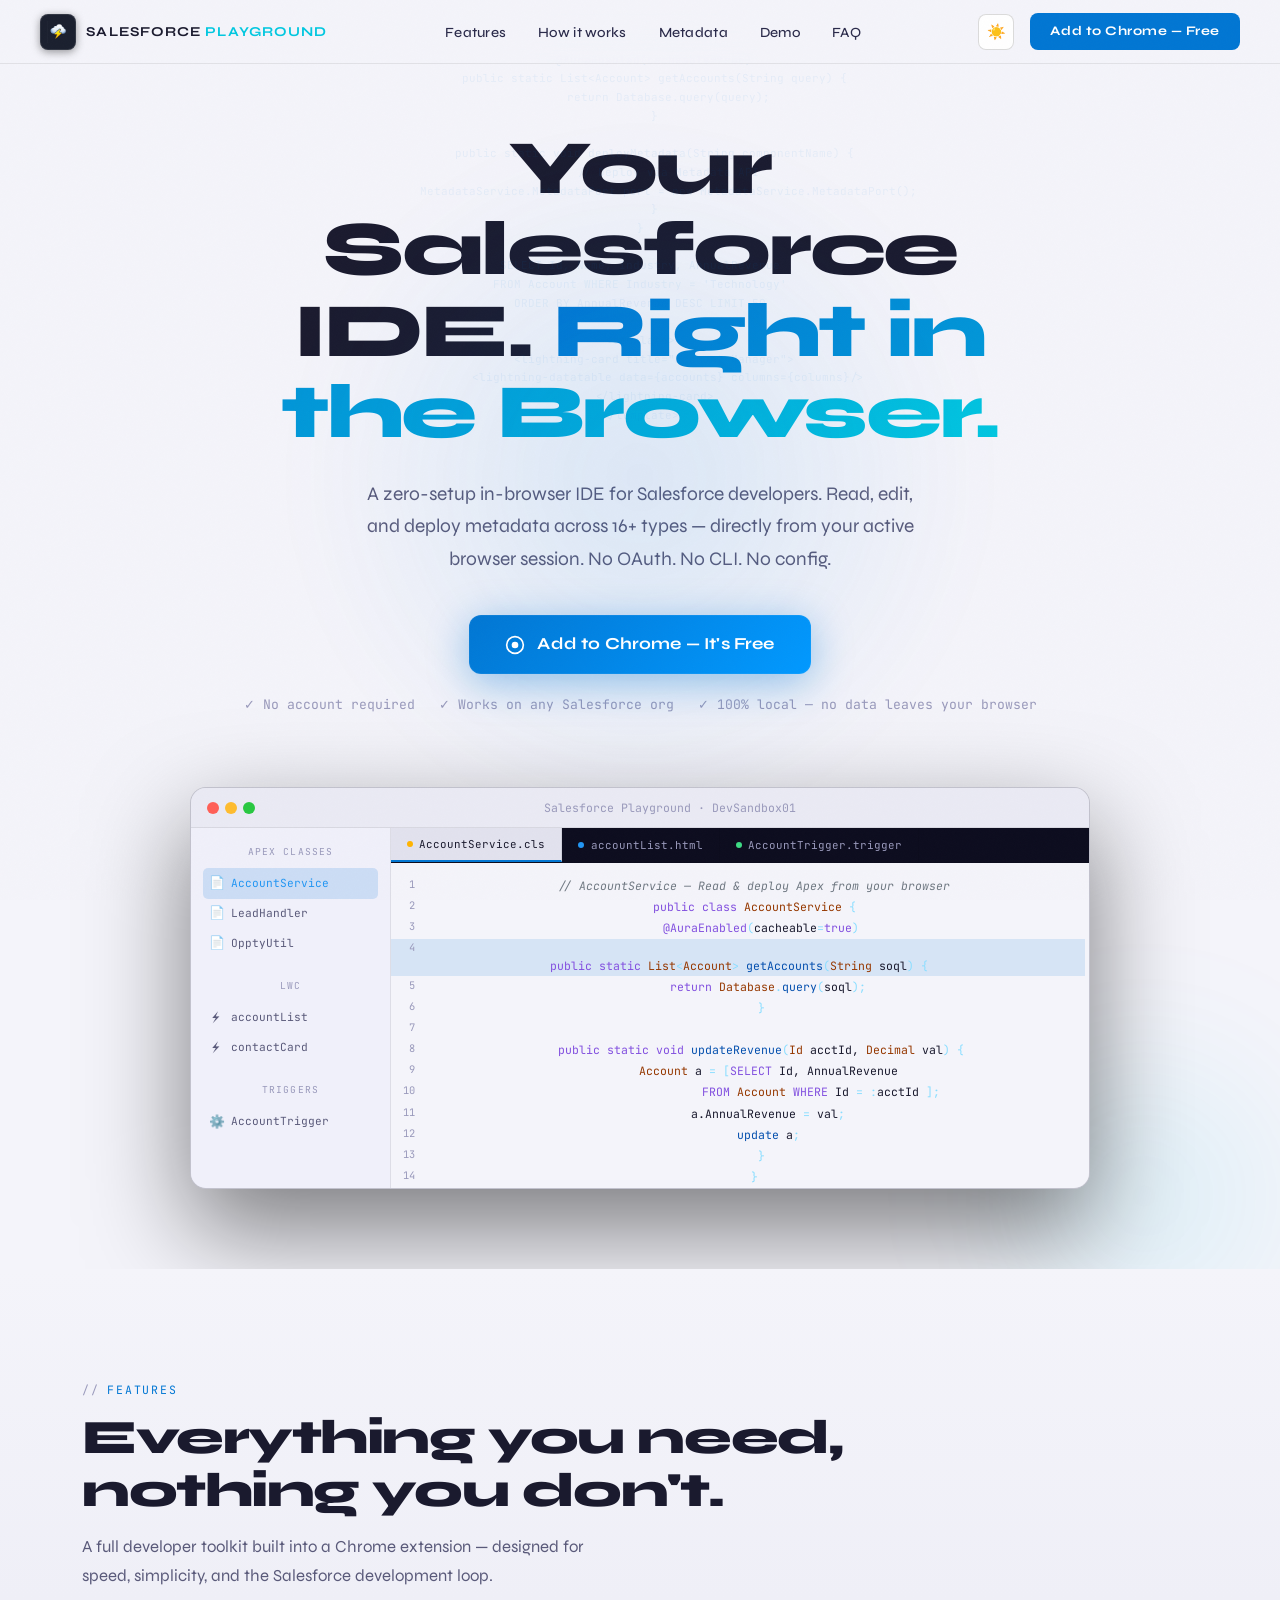
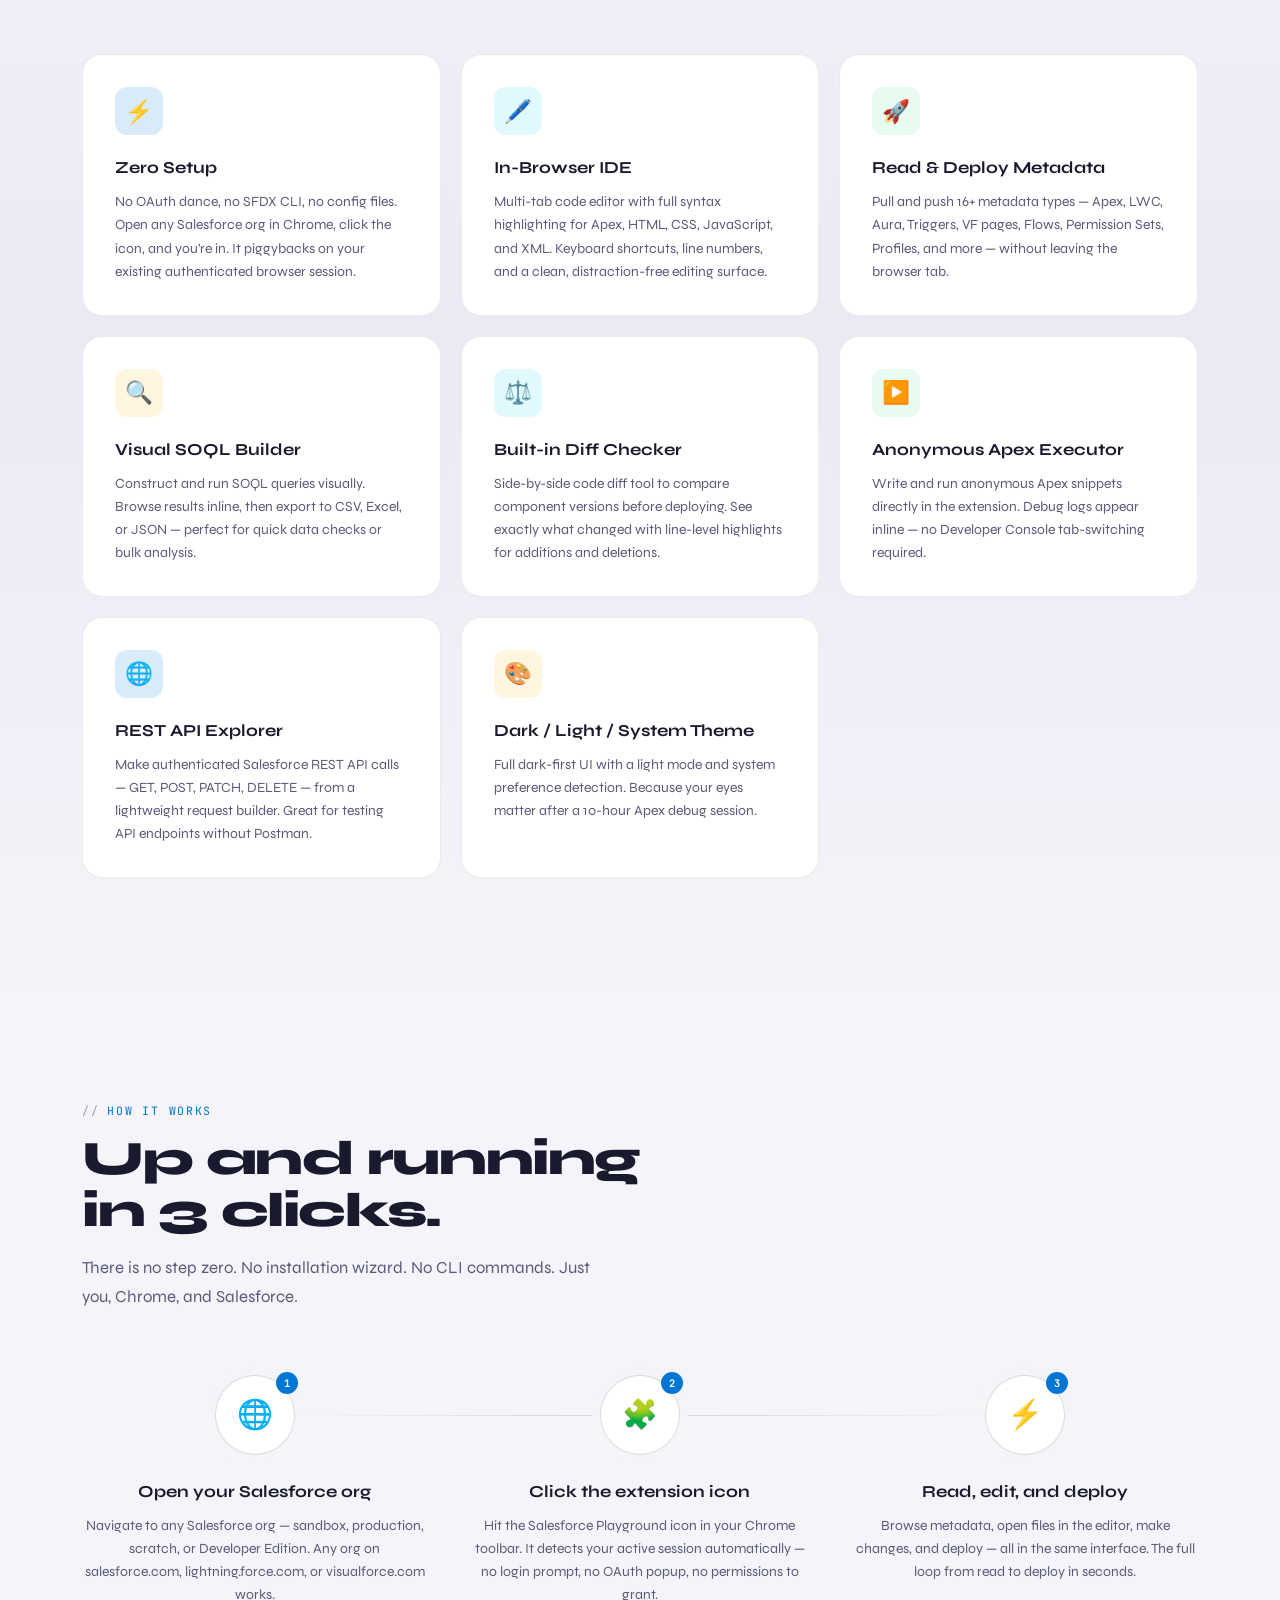
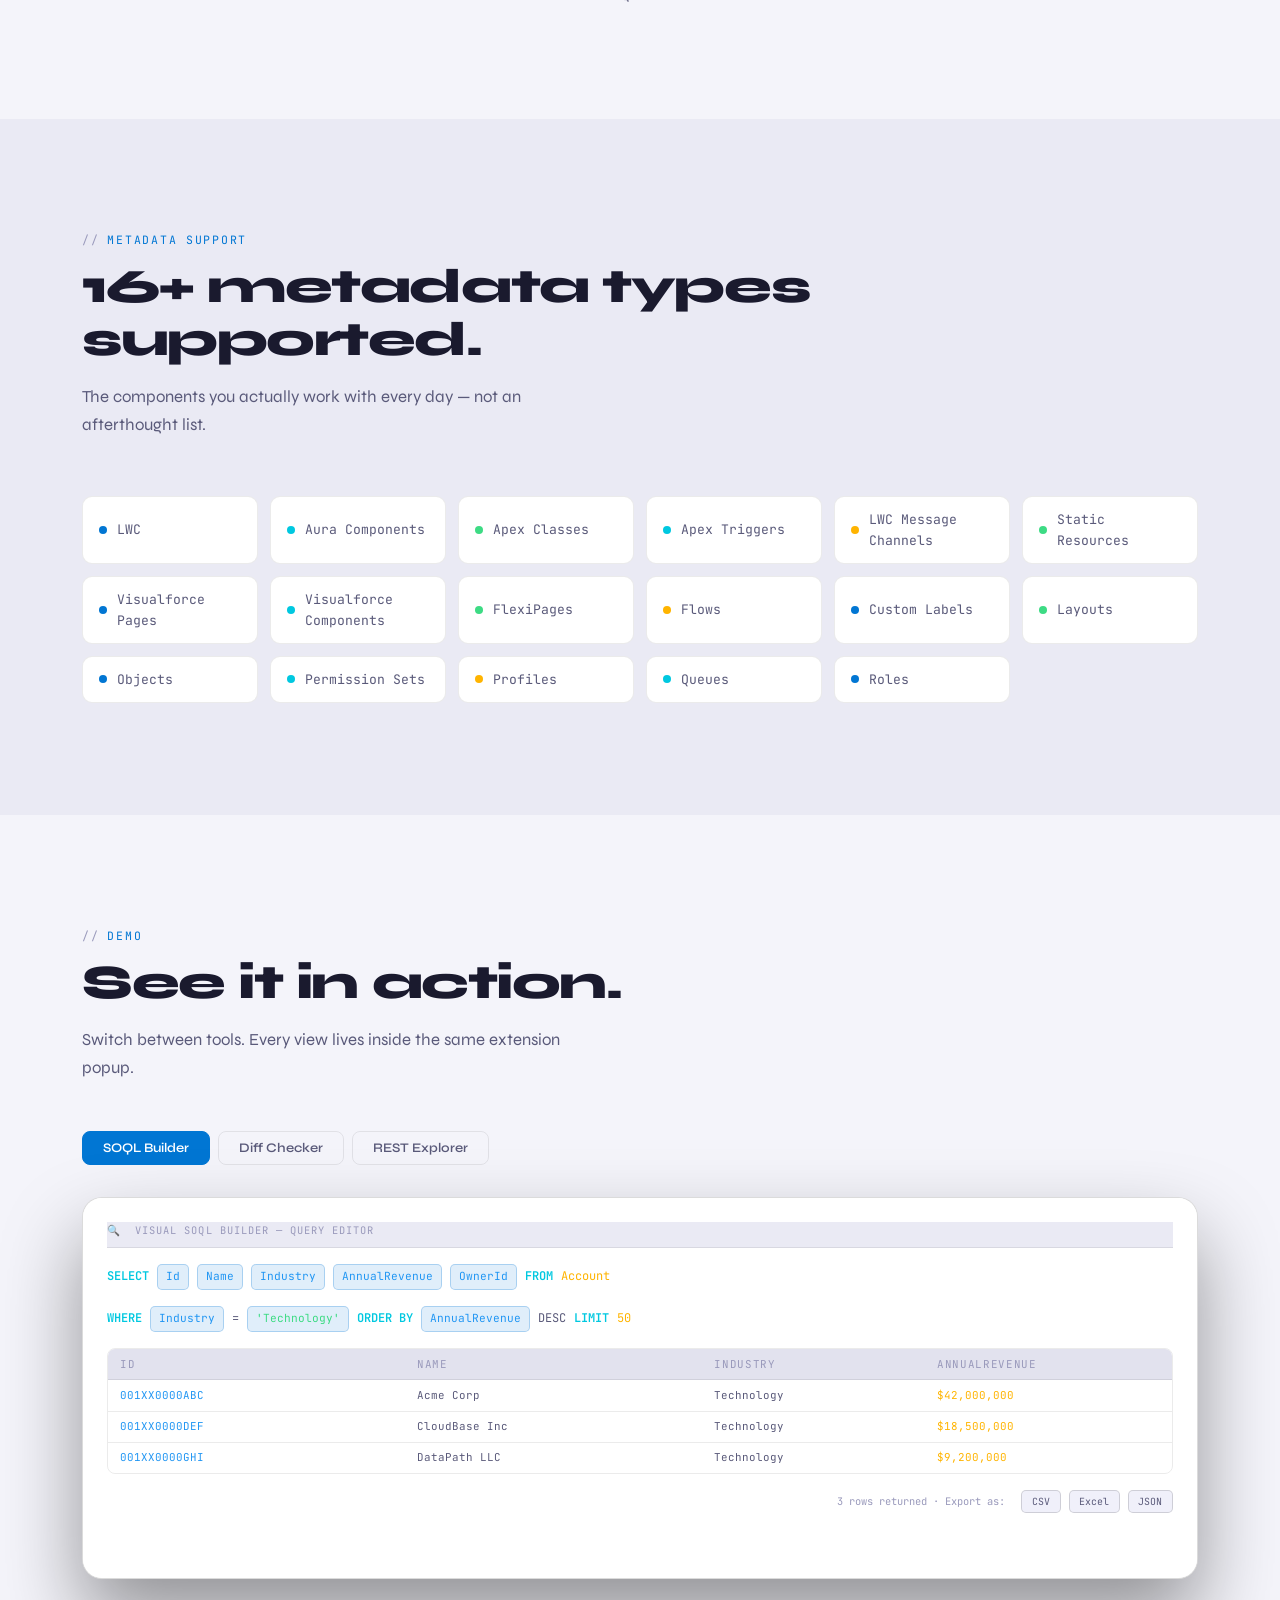
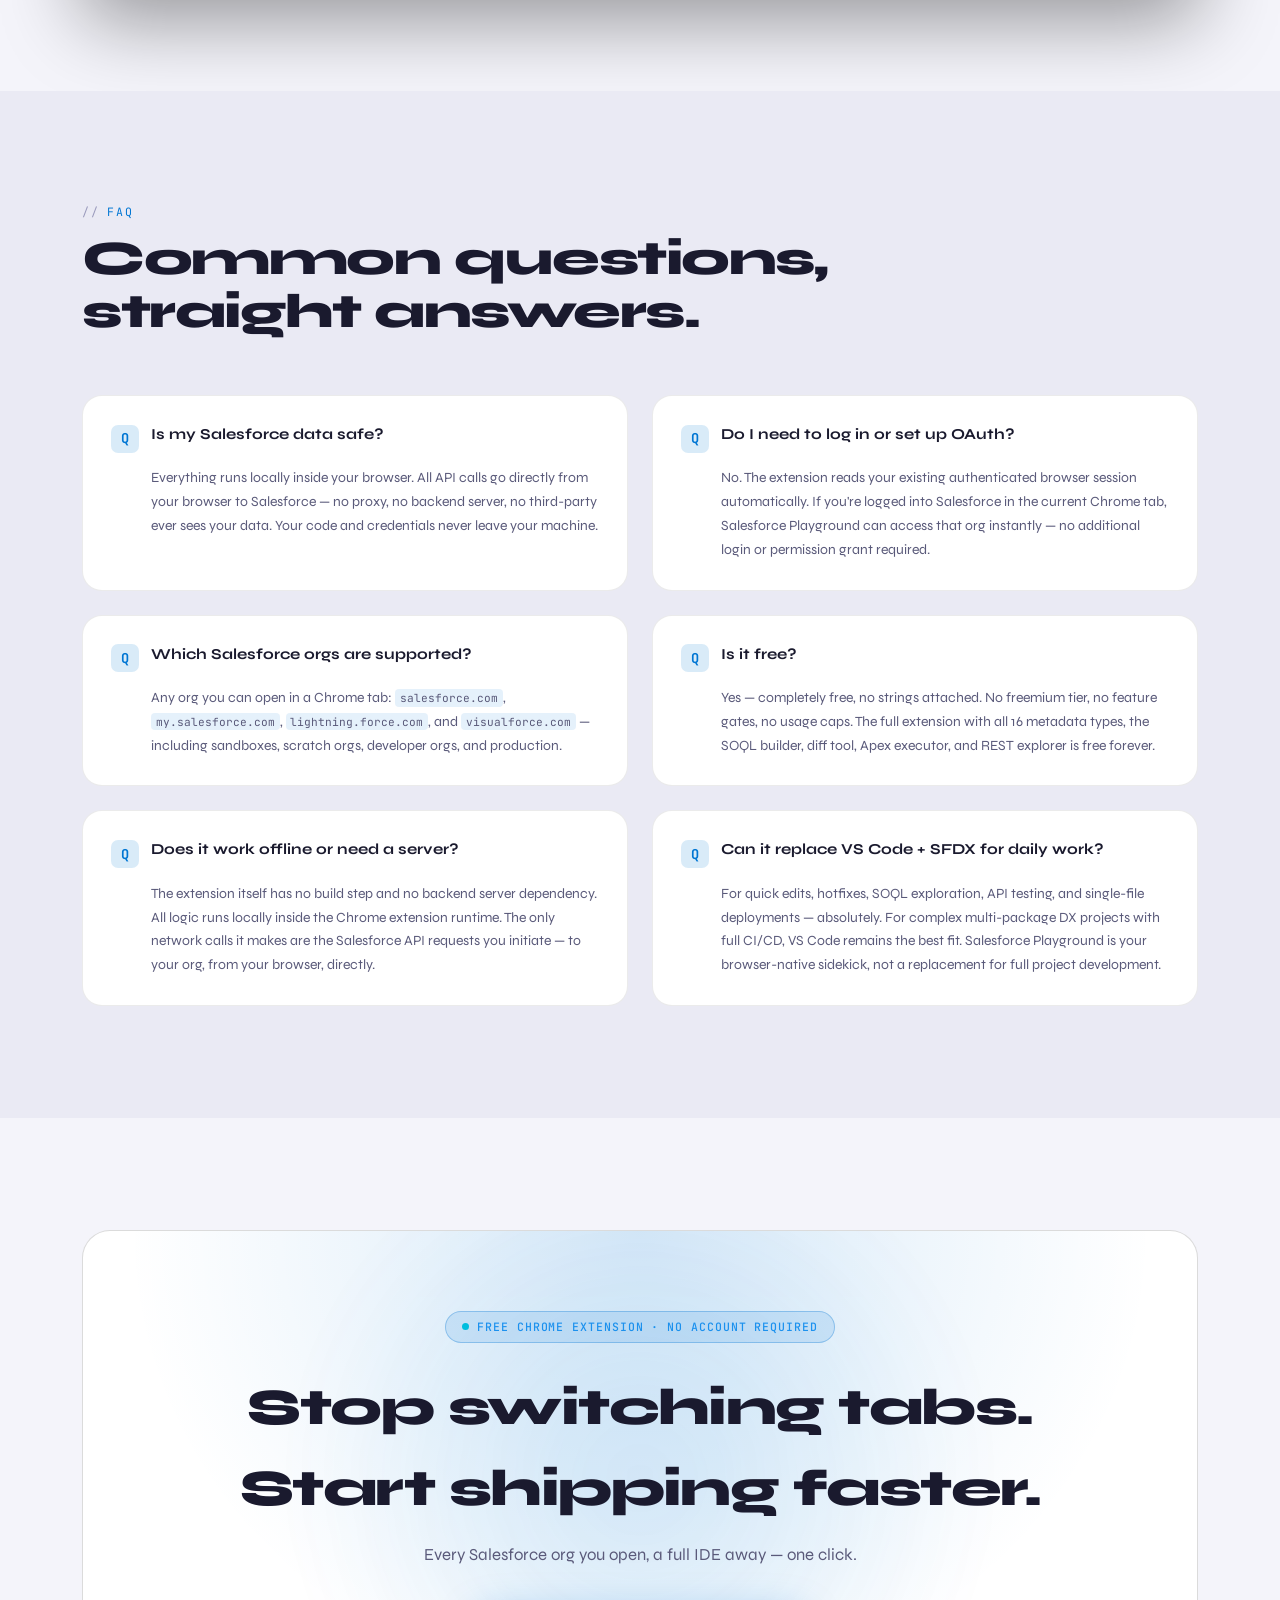
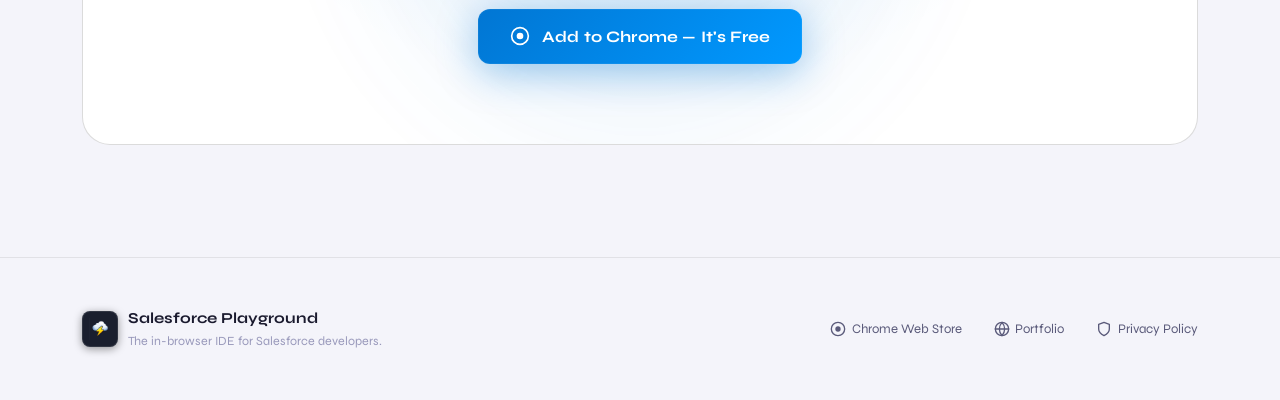
<file: index.html>
<!DOCTYPE html>
<html lang="en" data-theme="dark">
<head>
<meta charset="UTF-8"/>
<meta name="viewport" content="width=device-width, initial-scale=1.0"/>
<title>Salesforce Playground — In-Browser IDE for Salesforce Developers</title>
<meta name="description" content="A Chrome Extension that turns your browser into a full Salesforce IDE. No OAuth, no CLI, no setup. Just click and code."/>
<link rel="preconnect" href="https://fonts.googleapis.com"/>
<link rel="preconnect" href="https://fonts.gstatic.com" crossorigin/>
<link href="https://fonts.googleapis.com/css2?family=JetBrains+Mono:wght@300;400;500;700&family=Syne:wght@400;600;700;800&display=swap" rel="stylesheet"/>
<link rel="icon" type="image/png" href="assets/img/favicon.png"/>
<link rel="stylesheet" href="assets/css/style.css"/>
</head>

<body>

<!-- ─── NAV ─────────────────────────────────────────────────────── -->
<nav id="navbar">
  <a href="#" class="nav-logo" aria-label="Salesforce Playground">
    <div class="nav-logo-icon">
      <img src="assets/img/favicon.png" width="22" height="22" alt="Salesforce Playground icon"/>
    </div>
    <span class="nav-logo-text"><span class="logo-sf">SALESFORCE</span> <span class="logo-pg">PLAYGROUND</span></span>
  </a>

  <ul class="nav-links">
    <li><a href="#features">Features</a></li>
    <li><a href="#how">How it works</a></li>
    <li><a href="#metadata">Metadata</a></li>
    <li><a href="#screenshots">Demo</a></li>
    <li><a href="#faq">FAQ</a></li>
  </ul>

  <div class="nav-actions">
    <button class="btn-theme" id="themeToggle" title="Toggle theme" aria-label="Toggle theme">🌙</button>
    <a href="https://chromewebstore.google.com/detail/salesforce-playground/obbbaagcfnohiiajolkhjlknbcemcncj" class="btn-cta-sm" target="_blank" rel="noopener">Add to Chrome — Free</a>
    <button class="nav-hamburger" id="hamburger" aria-label="Menu">
      <span></span><span></span><span></span>
    </button>
  </div>
</nav>


<!-- ─── HERO ─────────────────────────────────────────────────────── -->
<section id="hero">
  <div class="code-bg" aria-hidden="true">public class AccountService {
    @AuraEnabled(cacheable=true)
    public static List&lt;Account&gt; getAccounts(String query) {
        return Database.query(query);
    }
    
    public static void deployMetadata(String componentName) {
        // Deploy via Metadata API
        MetadataService.MetadataPort port = new MetadataService.MetadataPort();
    }
}

SELECT Id, Name, Industry, AnnualRevenue
FROM Account WHERE Industry = 'Technology'
ORDER BY AnnualRevenue DESC LIMIT 50

&lt;template&gt;
    &lt;lightning-card title="Account Manager"&gt;
        &lt;lightning-datatable data={accounts} columns={columns}/&gt;
    &lt;/lightning-card&gt;
&lt;/template&gt;</div>

  <div class="hero-glow" aria-hidden="true"></div>
  <div class="hero-glow2" aria-hidden="true"></div>

<h1 class="hero-headline reveal stagger-1">
    Your Salesforce IDE. <span class="accent">Right in the Browser.</span>
  </h1>

  <p class="hero-sub reveal stagger-2">
    A zero-setup in-browser IDE for Salesforce developers. Read, edit, and deploy metadata across 16+ types — directly from your active browser session. No OAuth. No CLI. No config.
  </p>

  <a href="https://chromewebstore.google.com/detail/salesforce-playground/obbbaagcfnohiiajolkhjlknbcemcncj" class="btn-hero reveal stagger-3" aria-label="Add to Chrome" target="_blank" rel="noopener">
    <svg viewBox="0 0 24 24" fill="none" stroke="currentColor" stroke-width="2" stroke-linecap="round" stroke-linejoin="round" aria-hidden="true"><path d="M12 2C6.48 2 2 6.48 2 12s4.48 10 10 10 10-4.48 10-10S17.52 2 12 2z"/><circle cx="12" cy="12" r="4" fill="currentColor" stroke="none"/></svg>
    Add to Chrome — It's Free
  </a>

  <div class="hero-meta reveal stagger-4">
    <span>✓ No account required</span>
    <span>✓ Works on any Salesforce org</span>
    <span>✓ 100% local — no data leaves your browser</span>
  </div>

  <!-- IDE MOCKUP -->
  <div class="hero-mockup reveal stagger-5" role="img" aria-label="Salesforce Playground IDE interface preview">
    <div class="mockup-titlebar">
      <div class="mockup-dots">
        <span></span><span></span><span></span>
      </div>
      <div class="mockup-title">Salesforce Playground · DevSandbox01</div>
    </div>
    <div class="mockup-body">
      <div class="mockup-sidebar">
        <div class="sidebar-section">
          <div class="sidebar-label">Apex Classes</div>
          <div class="sidebar-item active"><span class="sidebar-icon">📄</span> AccountService</div>
          <div class="sidebar-item"><span class="sidebar-icon">📄</span> LeadHandler</div>
          <div class="sidebar-item"><span class="sidebar-icon">📄</span> OpptyUtil</div>
        </div>
        <div class="sidebar-section">
          <div class="sidebar-label">LWC</div>
          <div class="sidebar-item"><span class="sidebar-icon">⚡</span> accountList</div>
          <div class="sidebar-item"><span class="sidebar-icon">⚡</span> contactCard</div>
        </div>
        <div class="sidebar-section">
          <div class="sidebar-label">Triggers</div>
          <div class="sidebar-item"><span class="sidebar-icon">⚙️</span> AccountTrigger</div>
        </div>
      </div>
      <div class="mockup-editor">
        <div class="editor-tabs">
          <div class="editor-tab active">
            <div class="tab-dot" style="background:var(--amber)"></div>
            AccountService.cls
          </div>
          <div class="editor-tab">
            <div class="tab-dot" style="background:var(--blue-light)"></div>
            accountList.html
          </div>
          <div class="editor-tab">
            <div class="tab-dot" style="background:var(--green)"></div>
            AccountTrigger.trigger
          </div>
        </div>
        <div class="code-area">
          <div class="code-line" style="animation-delay:.05s"><div class="ln">1</div><div class="code-content"><span class="cm">// AccountService — Read &amp; deploy Apex from your browser</span></div></div>
          <div class="code-line" style="animation-delay:.1s"><div class="ln">2</div><div class="code-content"><span class="kw">public class</span> <span class="cls">AccountService</span> <span class="op">{</span></div></div>
          <div class="code-line" style="animation-delay:.15s"><div class="ln">3</div><div class="code-content">&nbsp;&nbsp;<span class="kw">@AuraEnabled</span><span class="op">(</span><span class="tx">cacheable</span><span class="op">=</span><span class="kw">true</span><span class="op">)</span></div></div>
          <div class="code-line hl" style="animation-delay:.2s"><div class="ln">4</div><div class="code-content">&nbsp;&nbsp;<span class="kw">public static</span> <span class="cls">List</span><span class="op">&lt;</span><span class="cls">Account</span><span class="op">&gt;</span> <span class="fn">getAccounts</span><span class="op">(</span><span class="cls">String</span> <span class="tx">soql</span><span class="op">)</span> <span class="op">{</span></div></div>
          <div class="code-line" style="animation-delay:.25s"><div class="ln">5</div><div class="code-content">&nbsp;&nbsp;&nbsp;&nbsp;<span class="kw">return</span> <span class="cls">Database</span><span class="op">.</span><span class="fn">query</span><span class="op">(</span><span class="tx">soql</span><span class="op">);</span></div></div>
          <div class="code-line" style="animation-delay:.3s"><div class="ln">6</div><div class="code-content">&nbsp;&nbsp;<span class="op">}</span></div></div>
          <div class="code-line" style="animation-delay:.35s"><div class="ln">7</div><div class="code-content">&nbsp;</div></div>
          <div class="code-line" style="animation-delay:.4s"><div class="ln">8</div><div class="code-content">&nbsp;&nbsp;<span class="kw">public static void</span> <span class="fn">updateRevenue</span><span class="op">(</span><span class="cls">Id</span> <span class="tx">acctId</span>, <span class="cls">Decimal</span> <span class="tx">val</span><span class="op">)</span> <span class="op">{</span></div></div>
          <div class="code-line" style="animation-delay:.45s"><div class="ln">9</div><div class="code-content">&nbsp;&nbsp;&nbsp;&nbsp;<span class="cls">Account</span> <span class="tx">a</span> <span class="op">=</span> <span class="op">[</span><span class="kw">SELECT</span> <span class="tx">Id, AnnualRevenue</span></div></div>
          <div class="code-line" style="animation-delay:.5s"><div class="ln">10</div><div class="code-content">&nbsp;&nbsp;&nbsp;&nbsp;&nbsp;&nbsp;&nbsp;&nbsp;&nbsp;&nbsp;&nbsp;&nbsp;&nbsp;&nbsp;&nbsp;&nbsp;&nbsp;&nbsp;&nbsp;<span class="kw">FROM</span> <span class="cls">Account</span> <span class="kw">WHERE</span> <span class="tx">Id</span> <span class="op">=</span> <span class="op">:</span><span class="tx">acctId</span> <span class="op">];</span></div></div>
          <div class="code-line" style="animation-delay:.55s"><div class="ln">11</div><div class="code-content">&nbsp;&nbsp;&nbsp;&nbsp;<span class="tx">a.AnnualRevenue</span> <span class="op">=</span> <span class="tx">val</span><span class="op">;</span></div></div>
          <div class="code-line" style="animation-delay:.6s"><div class="ln">12</div><div class="code-content">&nbsp;&nbsp;&nbsp;&nbsp;<span class="fn">update</span> <span class="tx">a</span><span class="op">;</span></div></div>
          <div class="code-line" style="animation-delay:.65s"><div class="ln">13</div><div class="code-content">&nbsp;&nbsp;<span class="op">}</span></div></div>
          <div class="code-line" style="animation-delay:.7s"><div class="ln">14</div><div class="code-content"><span class="op">}</span></div></div>
        </div>
        <div class="editor-status">
          <span class="status-pill">✓ Deployed</span>
          <span class="status-pill blue">Apex · Line 4</span>
          <span style="margin-left:auto">UTF-8 · CRLF · AccountService.cls</span>
        </div>
      </div>
    </div>
  </div>
</section>


<!-- ─── FEATURES ─────────────────────────────────────────────────── -->
<section id="features">
  <div class="container">
    <div class="section-label reveal">Features</div>
    <h2 class="section-title reveal stagger-1">Everything you need,<br/>nothing you don't.</h2>
    <p class="section-sub reveal stagger-2">A full developer toolkit built into a Chrome extension — designed for speed, simplicity, and the Salesforce development loop.</p>

    <div class="features-grid">

      <div class="feature-card reveal stagger-1">
        <div class="feature-icon fi-blue">⚡</div>
        <div class="feature-title">Zero Setup</div>
        <div class="feature-desc">No OAuth dance, no SFDX CLI, no config files. Open any Salesforce org in Chrome, click the icon, and you're in. It piggybacks on your existing authenticated browser session.</div>
      </div>

      <div class="feature-card reveal stagger-2">
        <div class="feature-icon fi-cyan">🖊️</div>
        <div class="feature-title">In-Browser IDE</div>
        <div class="feature-desc">Multi-tab code editor with full syntax highlighting for Apex, HTML, CSS, JavaScript, and XML. Keyboard shortcuts, line numbers, and a clean, distraction-free editing surface.</div>
      </div>

      <div class="feature-card reveal stagger-3">
        <div class="feature-icon fi-green">🚀</div>
        <div class="feature-title">Read &amp; Deploy Metadata</div>
        <div class="feature-desc">Pull and push 16+ metadata types — Apex, LWC, Aura, Triggers, VF pages, Flows, Permission Sets, Profiles, and more — without leaving the browser tab.</div>
      </div>

      <div class="feature-card reveal stagger-4">
        <div class="feature-icon fi-amber">🔍</div>
        <div class="feature-title">Visual SOQL Builder</div>
        <div class="feature-desc">Construct and run SOQL queries visually. Browse results inline, then export to CSV, Excel, or JSON — perfect for quick data checks or bulk analysis.</div>
      </div>

      <div class="feature-card reveal stagger-1">
        <div class="feature-icon fi-cyan">⚖️</div>
        <div class="feature-title">Built-in Diff Checker</div>
        <div class="feature-desc">Side-by-side code diff tool to compare component versions before deploying. See exactly what changed with line-level highlights for additions and deletions.</div>
      </div>

      <div class="feature-card reveal stagger-2">
        <div class="feature-icon fi-green">▶️</div>
        <div class="feature-title">Anonymous Apex Executor</div>
        <div class="feature-desc">Write and run anonymous Apex snippets directly in the extension. Debug logs appear inline — no Developer Console tab-switching required.</div>
      </div>

      <div class="feature-card reveal stagger-3">
        <div class="feature-icon fi-blue">🌐</div>
        <div class="feature-title">REST API Explorer</div>
        <div class="feature-desc">Make authenticated Salesforce REST API calls — GET, POST, PATCH, DELETE — from a lightweight request builder. Great for testing API endpoints without Postman.</div>
      </div>

      <div class="feature-card reveal stagger-4">
        <div class="feature-icon fi-amber">🎨</div>
        <div class="feature-title">Dark / Light / System Theme</div>
        <div class="feature-desc">Full dark-first UI with a light mode and system preference detection. Because your eyes matter after a 10-hour Apex debug session.</div>
      </div>

    </div>
  </div>
</section>


<!-- ─── HOW IT WORKS ──────────────────────────────────────────────── -->
<section id="how">
  <div class="container">
    <div class="section-label reveal">How it works</div>
    <h2 class="section-title reveal stagger-1">Up and running<br/>in 3 clicks.</h2>
    <p class="section-sub reveal stagger-2">There is no step zero. No installation wizard. No CLI commands. Just you, Chrome, and Salesforce.</p>

    <div class="steps">
      <div class="step reveal stagger-1">
        <div class="step-num">
          <span>🌐</span>
          <div class="step-counter">1</div>
        </div>
        <div class="step-title">Open your Salesforce org</div>
        <div class="step-desc">Navigate to any Salesforce org — sandbox, production, scratch, or Developer Edition. Any org on salesforce.com, lightning.force.com, or visualforce.com works.</div>
      </div>
      <div class="step reveal stagger-2">
        <div class="step-num">
          <span>🧩</span>
          <div class="step-counter">2</div>
        </div>
        <div class="step-title">Click the extension icon</div>
        <div class="step-desc">Hit the Salesforce Playground icon in your Chrome toolbar. It detects your active session automatically — no login prompt, no OAuth popup, no permissions to grant.</div>
      </div>
      <div class="step reveal stagger-3">
        <div class="step-num">
          <span>⚡</span>
          <div class="step-counter">3</div>
        </div>
        <div class="step-title">Read, edit, and deploy</div>
        <div class="step-desc">Browse metadata, open files in the editor, make changes, and deploy — all in the same interface. The full loop from read to deploy in seconds.</div>
      </div>
    </div>
  </div>
</section>


<!-- ─── METADATA TYPES ────────────────────────────────────────────── -->
<section id="metadata">
  <div class="container">
    <div class="section-label reveal">Metadata Support</div>
    <h2 class="section-title reveal stagger-1">16+ metadata types<br/>supported.</h2>
    <p class="section-sub reveal stagger-2">The components you actually work with every day — not an afterthought list.</p>

    <div class="meta-grid">
      <div class="meta-chip reveal stagger-1"><div class="meta-chip-dot"></div>LWC</div>
      <div class="meta-chip reveal stagger-2"><div class="meta-chip-dot"></div>Aura Components</div>
      <div class="meta-chip reveal stagger-3"><div class="meta-chip-dot"></div>Apex Classes</div>
      <div class="meta-chip reveal stagger-4"><div class="meta-chip-dot"></div>Apex Triggers</div>
      <div class="meta-chip reveal stagger-1"><div class="meta-chip-dot"></div>LWC Message Channels</div>
      <div class="meta-chip reveal stagger-2"><div class="meta-chip-dot"></div>Static Resources</div>
      <div class="meta-chip reveal stagger-3"><div class="meta-chip-dot"></div>Visualforce Pages</div>
      <div class="meta-chip reveal stagger-4"><div class="meta-chip-dot"></div>Visualforce Components</div>
      <div class="meta-chip reveal stagger-1"><div class="meta-chip-dot"></div>FlexiPages</div>
      <div class="meta-chip reveal stagger-2"><div class="meta-chip-dot"></div>Flows</div>
      <div class="meta-chip reveal stagger-3"><div class="meta-chip-dot"></div>Custom Labels</div>
      <div class="meta-chip reveal stagger-4"><div class="meta-chip-dot"></div>Layouts</div>
      <div class="meta-chip reveal stagger-1"><div class="meta-chip-dot"></div>Objects</div>
      <div class="meta-chip reveal stagger-2"><div class="meta-chip-dot"></div>Permission Sets</div>
      <div class="meta-chip reveal stagger-3"><div class="meta-chip-dot"></div>Profiles</div>
      <div class="meta-chip reveal stagger-4"><div class="meta-chip-dot"></div>Queues</div>
      <div class="meta-chip reveal stagger-1"><div class="meta-chip-dot"></div>Roles</div>
    </div>
  </div>
</section>


<!-- ─── SCREENSHOTS ───────────────────────────────────────────────── -->
<section id="screenshots">
  <div class="container">
    <div class="section-label reveal">Demo</div>
    <h2 class="section-title reveal stagger-1">See it in action.</h2>
    <p class="section-sub reveal stagger-2">Switch between tools. Every view lives inside the same extension popup.</p>

    <div class="screenshots-tabs reveal stagger-3">
      <button class="stab active" data-panel="soql">SOQL Builder</button>
      <button class="stab" data-panel="diff">Diff Checker</button>
      <button class="stab" data-panel="rest">REST Explorer</button>
    </div>

    <div class="screenshot-frame reveal stagger-4">

      <!-- SOQL PANEL -->
      <div class="screenshot-panel active" id="panel-soql">
        <div class="soql-wrap">
          <div class="soql-builder-header">
            🔍 &nbsp;Visual SOQL Builder — Query Editor
          </div>
          <div class="soql-row">
            <span class="soql-kw">SELECT</span>
            <span class="soql-field">Id</span>
            <span class="soql-field">Name</span>
            <span class="soql-field">Industry</span>
            <span class="soql-field">AnnualRevenue</span>
            <span class="soql-field">OwnerId</span>
            <span class="soql-kw">FROM</span>
            <span class="soql-obj">Account</span>
          </div>
          <div class="soql-row">
            <span class="soql-kw">WHERE</span>
            <span class="soql-field">Industry</span>
            <span style="color:var(--text-muted)">= </span>
            <span class="soql-field" style="color:var(--green)">'Technology'</span>
            <span class="soql-kw">ORDER BY</span>
            <span class="soql-field">AnnualRevenue</span>
            <span style="color:var(--text-muted)">DESC </span>
            <span class="soql-kw">LIMIT</span>
            <span style="color:var(--amber)">50</span>
          </div>
          <div class="soql-table">
            <div class="soql-table-head">
              <span>Id</span><span>Name</span><span>Industry</span><span>AnnualRevenue</span>
            </div>
            <div class="soql-table-row">
              <span style="color:var(--blue-light)">001XX0000ABC</span>
              <span>Acme Corp</span>
              <span>Technology</span>
              <span style="color:var(--amber)">$42,000,000</span>
            </div>
            <div class="soql-table-row">
              <span style="color:var(--blue-light)">001XX0000DEF</span>
              <span>CloudBase Inc</span>
              <span>Technology</span>
              <span style="color:var(--amber)">$18,500,000</span>
            </div>
            <div class="soql-table-row">
              <span style="color:var(--blue-light)">001XX0000GHI</span>
              <span>DataPath LLC</span>
              <span>Technology</span>
              <span style="color:var(--amber)">$9,200,000</span>
            </div>
          </div>
          <div class="soql-export">
            <span style="font-size:.65rem;color:var(--text-dim);margin-right:.5rem;display:flex;align-items:center;">3 rows returned · Export as:</span>
            <button class="export-btn">CSV</button>
            <button class="export-btn">Excel</button>
            <button class="export-btn">JSON</button>
          </div>
        </div>
      </div>

      <!-- DIFF PANEL -->
      <div class="screenshot-panel" id="panel-diff">
        <div class="diff-wrap">
          <div class="diff-panel">
            <div class="diff-header">
              <span>AccountService.cls</span>
              <span class="tag old">v1 · org</span>
            </div>
            <div class="diff-lines">
              <div class="diff-line"><div class="diff-ln">1</div><div class="diff-sig"> </div><div class="diff-code"><span class="kw">public class</span> <span class="cls">AccountService</span> {</div></div>
              <div class="diff-line"><div class="diff-ln">2</div><div class="diff-sig"> </div><div class="diff-code">&nbsp;&nbsp;<span class="cm">// fetch accounts</span></div></div>
              <div class="diff-line del"><div class="diff-ln">3</div><div class="diff-sig">−</div><div class="diff-code">&nbsp;&nbsp;<span class="kw">public static</span> <span class="fn">getAll</span>() {</div></div>
              <div class="diff-line del"><div class="diff-ln">4</div><div class="diff-sig">−</div><div class="diff-code">&nbsp;&nbsp;&nbsp;&nbsp;<span class="kw">return</span> [<span class="kw">SELECT</span> Id <span class="kw">FROM</span> <span class="cls">Account</span>];</div></div>
              <div class="diff-line"><div class="diff-ln">5</div><div class="diff-sig"> </div><div class="diff-code">&nbsp;&nbsp;}</div></div>
              <div class="diff-line"><div class="diff-ln">6</div><div class="diff-sig"> </div><div class="diff-code">}</div></div>
            </div>
          </div>
          <div class="diff-panel">
            <div class="diff-header">
              <span>AccountService.cls</span>
              <span class="tag new">v2 · local</span>
            </div>
            <div class="diff-lines">
              <div class="diff-line"><div class="diff-ln">1</div><div class="diff-sig"> </div><div class="diff-code"><span class="kw">public class</span> <span class="cls">AccountService</span> {</div></div>
              <div class="diff-line"><div class="diff-ln">2</div><div class="diff-sig"> </div><div class="diff-code">&nbsp;&nbsp;<span class="cm">// fetch accounts</span></div></div>
              <div class="diff-line add"><div class="diff-ln">3</div><div class="diff-sig">+</div><div class="diff-code">&nbsp;&nbsp;<span class="kw">@AuraEnabled(cacheable=true)</span></div></div>
              <div class="diff-line add"><div class="diff-ln">4</div><div class="diff-sig">+</div><div class="diff-code">&nbsp;&nbsp;<span class="kw">public static</span> <span class="cls">List</span>&lt;<span class="cls">Account</span>&gt; <span class="fn">getAll</span>() {</div></div>
              <div class="diff-line add"><div class="diff-ln">5</div><div class="diff-sig">+</div><div class="diff-code">&nbsp;&nbsp;&nbsp;&nbsp;<span class="kw">return</span> [<span class="kw">SELECT</span> Id, Name, Industry <span class="kw">FROM</span> <span class="cls">Account</span>];</div></div>
              <div class="diff-line"><div class="diff-ln">6</div><div class="diff-sig"> </div><div class="diff-code">&nbsp;&nbsp;}</div></div>
              <div class="diff-line"><div class="diff-ln">7</div><div class="diff-sig"> </div><div class="diff-code">}</div></div>
            </div>
          </div>
        </div>
      </div>

      <!-- REST PANEL -->
      <div class="screenshot-panel" id="panel-rest">
        <div class="rest-wrap">
          <div class="soql-builder-header" style="border-bottom:1px solid var(--border);padding-bottom:.5rem;">
            🌐 &nbsp;REST API Explorer
          </div>
          <div class="rest-url-bar">
            <div class="rest-method">GET</div>
            <div class="rest-url">/services/data/v59.0/sobjects/Account/describe</div>
            <button class="rest-send">Send</button>
          </div>
          <div class="rest-body">
            <div style="color:var(--text-dim);font-size:.62rem;margin-bottom:.5rem;letter-spacing:.06em;text-transform:uppercase;">Request Headers</div>
            <div style="color:var(--text-muted);"><span style="color:var(--cyan)">Authorization</span>: Bearer <span style="color:var(--green)">••••••••••••</span></div>
            <div style="color:var(--text-muted);"><span style="color:var(--cyan)">Content-Type</span>: <span style="color:var(--str)">application/json</span></div>
          </div>
          <div class="rest-response">
            <div style="color:var(--text-dim);font-size:.62rem;margin-bottom:.5rem;letter-spacing:.06em;text-transform:uppercase;">200 OK · 124ms</div>
            <div><span class="kw">"name"</span>: <span class="str">"Account"</span>,</div>
            <div><span class="kw">"label"</span>: <span class="str">"Account"</span>,</div>
            <div><span class="kw">"queryable"</span>: <span class="num">true</span>,</div>
            <div><span class="kw">"createable"</span>: <span class="num">true</span>,</div>
            <div><span class="kw">"fields"</span>: [ <span style="color:var(--text-dim)">/* 72 fields */</span> ]</div>
          </div>
        </div>
      </div>

    </div>
  </div>
</section>


<!-- ─── FAQ ───────────────────────────────────────────────────────── -->
<section id="faq">
  <div class="container">
    <div class="section-label reveal">FAQ</div>
    <h2 class="section-title reveal stagger-1">Common questions,<br/>straight answers.</h2>

    <div class="faq-grid">

      <div class="faq-item reveal stagger-1">
        <div class="faq-q">
          <div class="faq-q-icon">Q</div>
          Is my Salesforce data safe?
        </div>
        <div class="faq-a">Everything runs locally inside your browser. All API calls go directly from your browser to Salesforce — no proxy, no backend server, no third-party ever sees your data. Your code and credentials never leave your machine.</div>
      </div>

      <div class="faq-item reveal stagger-2">
        <div class="faq-q">
          <div class="faq-q-icon">Q</div>
          Do I need to log in or set up OAuth?
        </div>
        <div class="faq-a">No. The extension reads your existing authenticated browser session automatically. If you're logged into Salesforce in the current Chrome tab, Salesforce Playground can access that org instantly — no additional login or permission grant required.</div>
      </div>

      <div class="faq-item reveal stagger-3">
        <div class="faq-q">
          <div class="faq-q-icon">Q</div>
          Which Salesforce orgs are supported?
        </div>
        <div class="faq-a">Any org you can open in a Chrome tab: <code style="font-family:var(--mono);font-size:.8em;background:rgba(1,118,211,0.1);padding:.1rem .3rem;border-radius:4px;">salesforce.com</code>, <code style="font-family:var(--mono);font-size:.8em;background:rgba(1,118,211,0.1);padding:.1rem .3rem;border-radius:4px;">my.salesforce.com</code>, <code style="font-family:var(--mono);font-size:.8em;background:rgba(1,118,211,0.1);padding:.1rem .3rem;border-radius:4px;">lightning.force.com</code>, and <code style="font-family:var(--mono);font-size:.8em;background:rgba(1,118,211,0.1);padding:.1rem .3rem;border-radius:4px;">visualforce.com</code> — including sandboxes, scratch orgs, developer orgs, and production.</div>
      </div>

      <div class="faq-item reveal stagger-4">
        <div class="faq-q">
          <div class="faq-q-icon">Q</div>
          Is it free?
        </div>
        <div class="faq-a">Yes — completely free, no strings attached. No freemium tier, no feature gates, no usage caps. The full extension with all 16 metadata types, the SOQL builder, diff tool, Apex executor, and REST explorer is free forever.</div>
      </div>

      <div class="faq-item reveal stagger-1">
        <div class="faq-q">
          <div class="faq-q-icon">Q</div>
          Does it work offline or need a server?
        </div>
        <div class="faq-a">The extension itself has no build step and no backend server dependency. All logic runs locally inside the Chrome extension runtime. The only network calls it makes are the Salesforce API requests you initiate — to your org, from your browser, directly.</div>
      </div>

      <div class="faq-item reveal stagger-2">
        <div class="faq-q">
          <div class="faq-q-icon">Q</div>
          Can it replace VS Code + SFDX for daily work?
        </div>
        <div class="faq-a">For quick edits, hotfixes, SOQL exploration, API testing, and single-file deployments — absolutely. For complex multi-package DX projects with full CI/CD, VS Code remains the best fit. Salesforce Playground is your browser-native sidekick, not a replacement for full project development.</div>
      </div>

    </div>
  </div>
</section>


<!-- ─── CTA ───────────────────────────────────────────────────────── -->
<section id="cta">
  <div class="container">
    <div class="cta-inner reveal">
      <div class="hero-glow" aria-hidden="true"></div>
      <div class="hero-badge" style="justify-content:center;margin-bottom:1.5rem;">Free Chrome Extension · No Account Required</div>
      <h2 class="cta-title">Stop switching tabs.<br/>Start shipping faster.</h2>
      <p class="cta-sub">Every Salesforce org you open, a full IDE away — one click.</p>
      <a href="https://chromewebstore.google.com/detail/salesforce-playground/obbbaagcfnohiiajolkhjlknbcemcncj" class="btn-hero" style="font-size:1rem;padding:.9rem 2rem;" target="_blank" rel="noopener">
        <svg viewBox="0 0 24 24" fill="none" stroke="currentColor" stroke-width="2" stroke-linecap="round" stroke-linejoin="round" aria-hidden="true"><path d="M12 2C6.48 2 2 6.48 2 12s4.48 10 10 10 10-4.48 10-10S17.52 2 12 2z"/><circle cx="12" cy="12" r="4" fill="currentColor" stroke="none"/></svg>
        Add to Chrome — It's Free
      </a>
    </div>
  </div>
</section>


<!-- ─── FOOTER ────────────────────────────────────────────────────── -->
<footer>
  <div class="container">
    <div class="footer-inner">
      <div class="footer-brand">
        <div class="nav-logo-icon" style="width:36px;height:36px;">
        <img src="assets/img/favicon.png" width="22" height="22" alt="Salesforce Playground logo"/>
      </div>
        <div class="footer-brand-text">
          <strong>Salesforce Playground</strong>
          <small>The in-browser IDE for Salesforce developers.</small>
        </div>
      </div>
      <div class="footer-links">
        <a href="https://chromewebstore.google.com/detail/salesforce-playground/obbbaagcfnohiiajolkhjlknbcemcncj" aria-label="Chrome Web Store" target="_blank" rel="noopener">
          <svg width="16" height="16" viewBox="0 0 24 24" fill="none" stroke="currentColor" stroke-width="2" stroke-linecap="round" stroke-linejoin="round" aria-hidden="true"><circle cx="12" cy="12" r="10"/><circle cx="12" cy="12" r="4" fill="currentColor" stroke="none"/></svg>
          Chrome Web Store
        </a>
        <a href="https://tejaadusumilli.netlify.app/" aria-label="Portfolio" target="_blank" rel="noopener">
          <svg width="16" height="16" viewBox="0 0 24 24" fill="none" stroke="currentColor" stroke-width="2" stroke-linecap="round" stroke-linejoin="round" aria-hidden="true"><circle cx="12" cy="12" r="10"/><path d="M2 12h20M12 2a15.3 15.3 0 0 1 4 10 15.3 15.3 0 0 1-4 10 15.3 15.3 0 0 1-4-10 15.3 15.3 0 0 1 4-10z"/></svg>
          Portfolio
        </a>
        <a href="privacy-policy.html" aria-label="Privacy Policy">
          <svg width="16" height="16" viewBox="0 0 24 24" fill="none" stroke="currentColor" stroke-width="2" stroke-linecap="round" stroke-linejoin="round" aria-hidden="true"><path d="M12 22s8-4 8-10V5l-8-3-8 3v7c0 6 8 10 8 10z"/></svg>
          Privacy Policy
        </a>
      </div>
    </div>
  </div>
</footer>


<script src="assets/js/script.js"></script>

</body>
</html>
</file>
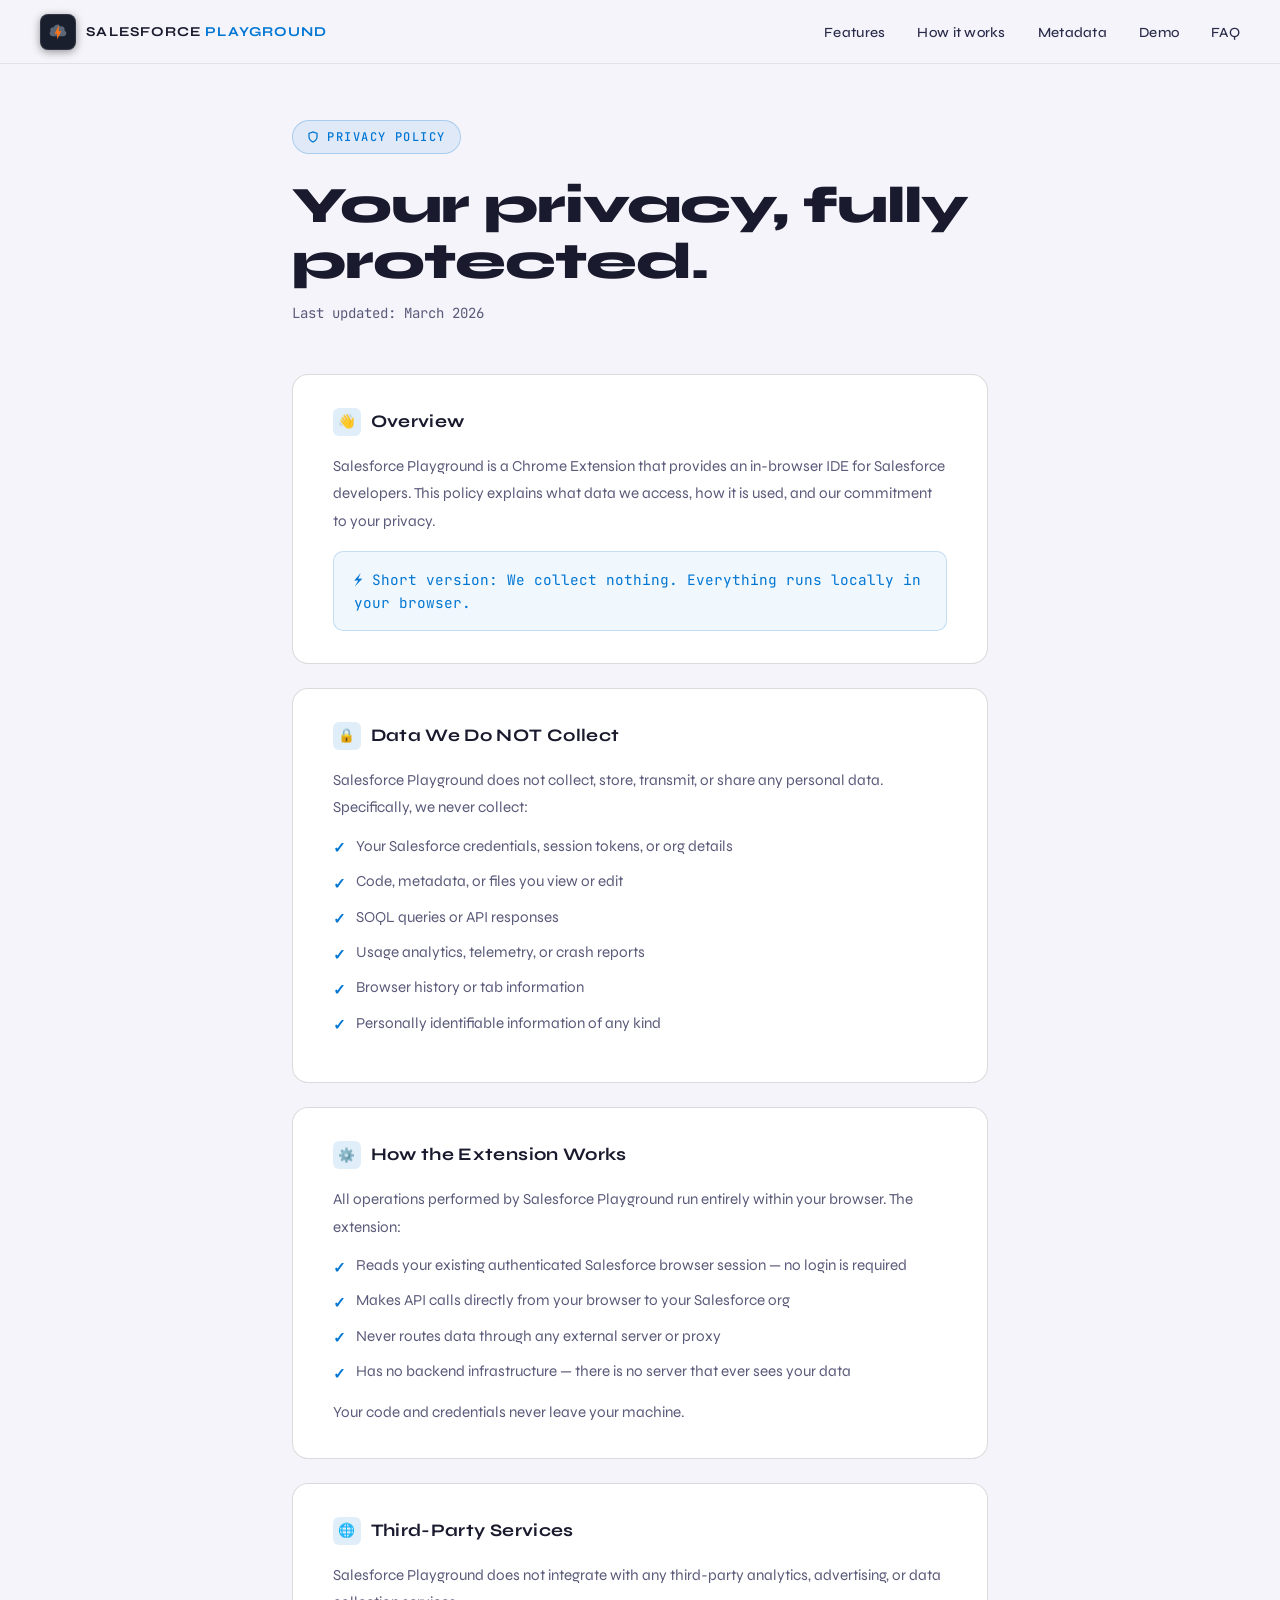
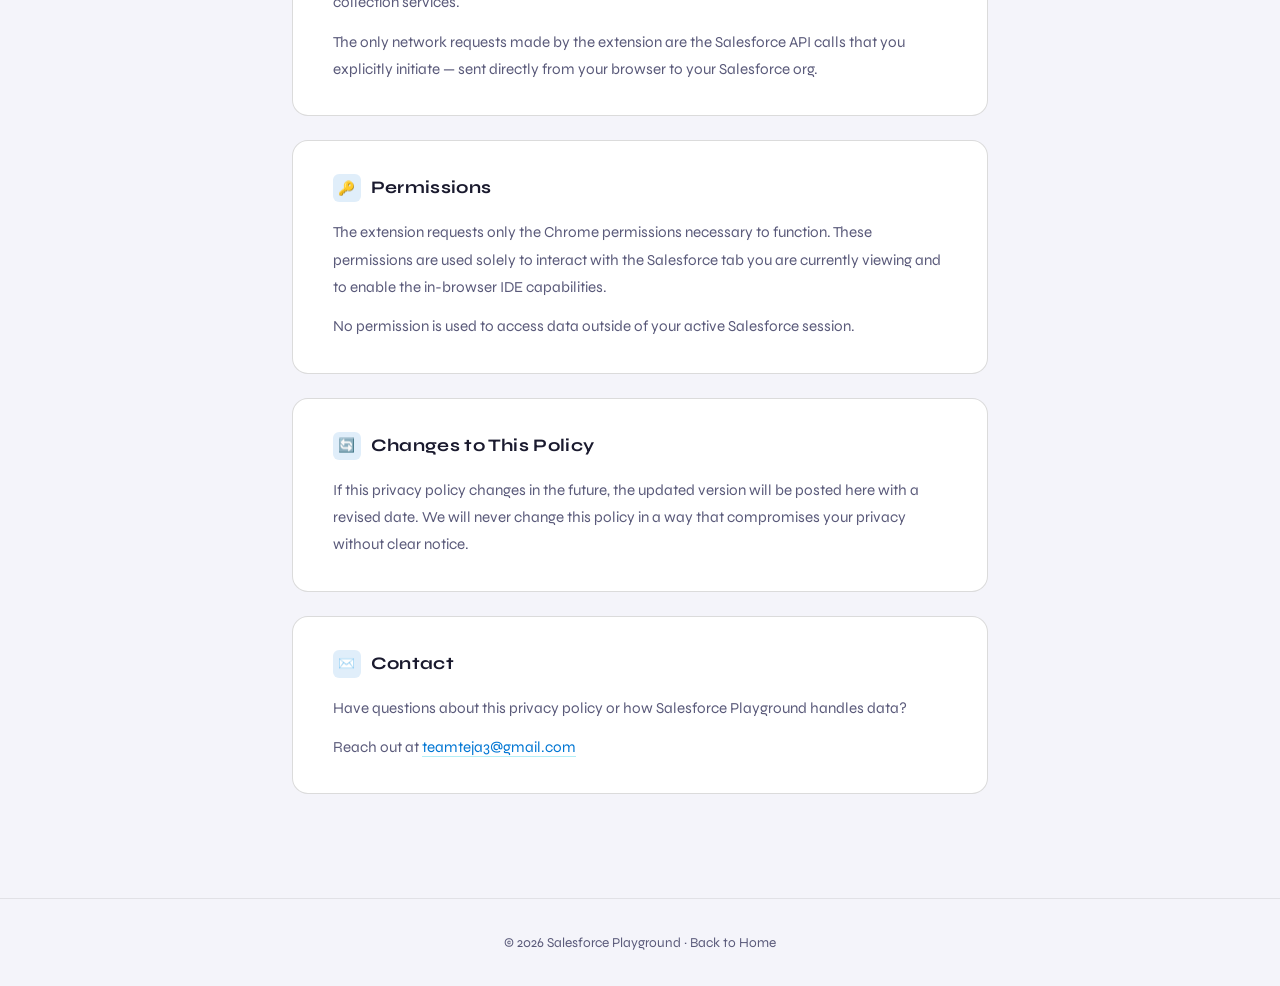
<file: privacy-policy.html>
<!DOCTYPE html>
<html lang="en" data-theme="dark">
<head>
<meta charset="UTF-8"/>
<meta name="viewport" content="width=device-width, initial-scale=1.0"/>
<title>Privacy Policy — Salesforce Playground</title>
<meta name="description" content="Privacy Policy for Salesforce Playground Chrome Extension."/>
<link rel="preconnect" href="https://fonts.googleapis.com"/>
<link rel="preconnect" href="https://fonts.gstatic.com" crossorigin/>
<link href="https://fonts.googleapis.com/css2?family=JetBrains+Mono:wght@300;400;500;700&family=Syne:wght@400;600;700;800&display=swap" rel="stylesheet"/>
<style>
*, *::before, *::after { box-sizing: border-box; margin: 0; padding: 0; }

:root {
  --bg:        #0B0B16;
  --bg2:       #0F0F1F;
  --surface:   #181830;
  --border:    rgba(255,255,255,0.07);
  --border2:   rgba(255,255,255,0.12);
  --blue:      #0176D3;
  --blue-glow: rgba(1,118,211,0.35);
  --cyan:      #00C8E0;
  --text:      #E8E8F0;
  --text-muted:#8888A8;
  --mono:      'JetBrains Mono', monospace;
  --sans:      'Syne', sans-serif;
  --transition: 0.3s cubic-bezier(0.25,0.8,0.25,1);
}

[data-theme="light"] {
  --bg:        #F4F4FA;
  --bg2:       #EAEAF4;
  --surface:   #FFFFFF;
  --border:    rgba(0,0,0,0.08);
  --border2:   rgba(0,0,0,0.14);
  --text:      #1A1A2E;
  --text-muted:#5A5A7A;
  --cyan:      #0176D3;
}

[data-theme="light"] .page-label {
  color: #0176D3;
  background: rgba(1,118,211,0.08);
  border-color: rgba(1,118,211,0.25);
}
[data-theme="light"] .highlight-box {
  color: #0176D3;
  background: rgba(1,118,211,0.06);
  border-color: rgba(1,118,211,0.2);
}
[data-theme="light"] .nav-links a { color: #2a2a4a; }
[data-theme="light"] .nav-links a:hover { color: #0176D3; }

html { scroll-behavior: smooth; font-size: 16px; }

body {
  font-family: var(--sans);
  background: var(--bg);
  color: var(--text);
  overflow-x: hidden;
  line-height: 1.7;
}

/* ─── NAV ─── */
nav {
  position: fixed; top: 0; left: 0; right: 0; z-index: 100;
  display: flex; align-items: center; justify-content: space-between;
  padding: 0 2.5rem;
  height: 64px;
  background: rgba(11,11,22,0.8);
  backdrop-filter: blur(16px) saturate(1.5);
  border-bottom: 1px solid var(--border);
  transition: var(--transition);
}
[data-theme="light"] nav { background: rgba(244,244,250,0.85); }

.nav-logo {
  display: flex; align-items: center; gap: .65rem;
  text-decoration: none; color: var(--text);
}
.nav-logo-icon {
  width: 36px; height: 36px;
  background: #1a1f2e;
  border: 1px solid rgba(255,255,255,0.1);
  border-radius: 8px;
  display: flex; align-items: center; justify-content: center;
  box-shadow: 0 2px 8px rgba(0,0,0,0.4);
}
.nav-logo-text {
  font-size: .85rem; font-weight: 700;
  letter-spacing: .08em; line-height: 1;
}
.logo-sf { color: var(--text); }
.logo-pg { color: var(--cyan); }

.nav-links {
  display: flex; align-items: center; gap: 2rem;
  list-style: none;
}
.nav-links a {
  text-decoration: none; color: var(--text-muted); font-size: .875rem;
  font-weight: 500; letter-spacing: .02em;
  transition: color var(--transition);
}
.nav-links a:hover { color: var(--text); }


/* ─── CONTENT ─── */
.page-wrap {
  max-width: 760px;
  margin: 0 auto;
  padding: 120px 2rem 80px;
}

.page-label {
  display: inline-flex; align-items: center; gap: .5rem;
  font-family: var(--mono); font-size: .75rem; font-weight: 500;
  letter-spacing: .12em; text-transform: uppercase;
  color: var(--cyan);
  background: rgba(0,200,224,0.08);
  border: 1px solid rgba(0,200,224,0.2);
  border-radius: 999px;
  padding: .35rem .9rem;
  margin-bottom: 1.5rem;
}

h1 {
  font-size: clamp(2rem, 5vw, 3.2rem);
  font-weight: 800;
  line-height: 1.1;
  letter-spacing: -.02em;
  margin-bottom: .75rem;
}

.last-updated {
  font-size: .875rem;
  color: var(--text-muted);
  margin-bottom: 3rem;
  font-family: var(--mono);
}

.policy-section {
  background: var(--surface);
  border: 1px solid var(--border2);
  border-radius: 16px;
  padding: 2rem 2.5rem;
  margin-bottom: 1.5rem;
}

.policy-section h2 {
  font-size: 1.1rem;
  font-weight: 700;
  letter-spacing: .02em;
  color: var(--text);
  margin-bottom: 1rem;
  display: flex; align-items: center; gap: .6rem;
}

.policy-section h2 .section-icon {
  width: 28px; height: 28px;
  background: rgba(1,118,211,0.12);
  border-radius: 6px;
  display: flex; align-items: center; justify-content: center;
  font-size: .85rem;
  flex-shrink: 0;
}

.policy-section p {
  color: var(--text-muted);
  font-size: .95rem;
  line-height: 1.8;
  margin-bottom: .75rem;
}
.policy-section p:last-child { margin-bottom: 0; }

.policy-section ul {
  list-style: none;
  margin: .5rem 0 .75rem;
  display: flex; flex-direction: column; gap: .5rem;
}

.policy-section ul li {
  display: flex; align-items: flex-start; gap: .6rem;
  color: var(--text-muted);
  font-size: .95rem;
  line-height: 1.7;
}

.policy-section ul li::before {
  content: '✓';
  color: var(--cyan);
  font-weight: 700;
  font-family: var(--mono);
  flex-shrink: 0;
  margin-top: .1rem;
}

.highlight-box {
  background: rgba(0,200,224,0.06);
  border: 1px solid rgba(0,200,224,0.18);
  border-radius: 10px;
  padding: 1rem 1.25rem;
  font-size: .9rem;
  color: var(--cyan);
  margin-top: 1rem;
  font-family: var(--mono);
  line-height: 1.6;
}

.contact-link {
  color: var(--cyan);
  text-decoration: none;
  border-bottom: 1px solid rgba(0,200,224,0.3);
  transition: border-color var(--transition);
}
.contact-link:hover { border-color: var(--cyan); }

/* ─── FOOTER ─── */
footer {
  border-top: 1px solid var(--border);
  padding: 2rem 2.5rem;
  text-align: center;
  color: var(--text-muted);
  font-size: .85rem;
}

footer a {
  color: var(--text-muted);
  text-decoration: none;
  transition: color var(--transition);
}
footer a:hover { color: var(--text); }
</style>
</head>
<body>

<!-- ─── NAV ─── -->
<nav id="navbar">
  <a href="index.html" class="nav-logo" aria-label="Salesforce Playground">
    <div class="nav-logo-icon">
      <svg width="20" height="20" viewBox="0 0 24 24" fill="none" xmlns="http://www.w3.org/2000/svg">
        <path d="M12 3C9.5 3 7.5 4.5 6.7 6.6C5.6 6.2 4.3 6.6 3.5 7.5C2.6 8.5 2.5 10 3.2 11.1C2.5 11.6 2 12.5 2 13.5C2 15.4 3.6 17 5.5 17H18.5C20.4 17 22 15.4 22 13.5C22 12 21 10.8 19.6 10.3C19.8 9.8 20 9.3 20 8.7C20 6.6 18.3 5 16.2 5C15.6 5 15 5.2 14.5 5.5C13.9 4 13 3 12 3Z" fill="#8899aa" opacity="0.6"/>
        <path d="M13 11H16L11 21V14H8L13 4V11Z" fill="#f97316"/>
      </svg>
    </div>
    <span class="nav-logo-text"><span class="logo-sf">SALESFORCE</span> <span class="logo-pg">PLAYGROUND</span></span>
  </a>
  <ul class="nav-links">
    <li><a href="index.html#features">Features</a></li>
    <li><a href="index.html#how">How it works</a></li>
    <li><a href="index.html#metadata">Metadata</a></li>
    <li><a href="index.html#screenshots">Demo</a></li>
    <li><a href="index.html#faq">FAQ</a></li>
  </ul>
</nav>

<!-- ─── CONTENT ─── -->
<main class="page-wrap">

  <div class="page-label">
    <svg width="12" height="12" viewBox="0 0 24 24" fill="none" stroke="currentColor" stroke-width="2.5"><path d="M12 22s8-4 8-10V5l-8-3-8 3v7c0 6 8 10 8 10z"/></svg>
    Privacy Policy
  </div>

  <h1>Your privacy, fully protected.</h1>
  <p class="last-updated">Last updated: March 2026</p>

  <div class="policy-section">
    <h2><span class="section-icon">👋</span> Overview</h2>
    <p>Salesforce Playground is a Chrome Extension that provides an in-browser IDE for Salesforce developers. This policy explains what data we access, how it is used, and our commitment to your privacy.</p>
    <div class="highlight-box">⚡ Short version: We collect nothing. Everything runs locally in your browser.</div>
  </div>

  <div class="policy-section">
    <h2><span class="section-icon">🔒</span> Data We Do NOT Collect</h2>
    <p>Salesforce Playground does not collect, store, transmit, or share any personal data. Specifically, we never collect:</p>
    <ul>
      <li>Your Salesforce credentials, session tokens, or org details</li>
      <li>Code, metadata, or files you view or edit</li>
      <li>SOQL queries or API responses</li>
      <li>Usage analytics, telemetry, or crash reports</li>
      <li>Browser history or tab information</li>
      <li>Personally identifiable information of any kind</li>
    </ul>
  </div>

  <div class="policy-section">
    <h2><span class="section-icon">⚙️</span> How the Extension Works</h2>
    <p>All operations performed by Salesforce Playground run entirely within your browser. The extension:</p>
    <ul>
      <li>Reads your existing authenticated Salesforce browser session — no login is required</li>
      <li>Makes API calls directly from your browser to your Salesforce org</li>
      <li>Never routes data through any external server or proxy</li>
      <li>Has no backend infrastructure — there is no server that ever sees your data</li>
    </ul>
    <p>Your code and credentials never leave your machine.</p>
  </div>

  <div class="policy-section">
    <h2><span class="section-icon">🌐</span> Third-Party Services</h2>
    <p>Salesforce Playground does not integrate with any third-party analytics, advertising, or data collection services.</p>
    <p>The only network requests made by the extension are the Salesforce API calls that you explicitly initiate — sent directly from your browser to your Salesforce org.</p>
  </div>

  <div class="policy-section">
    <h2><span class="section-icon">🔑</span> Permissions</h2>
    <p>The extension requests only the Chrome permissions necessary to function. These permissions are used solely to interact with the Salesforce tab you are currently viewing and to enable the in-browser IDE capabilities.</p>
    <p>No permission is used to access data outside of your active Salesforce session.</p>
  </div>

  <div class="policy-section">
    <h2><span class="section-icon">🔄</span> Changes to This Policy</h2>
    <p>If this privacy policy changes in the future, the updated version will be posted here with a revised date. We will never change this policy in a way that compromises your privacy without clear notice.</p>
  </div>

  <div class="policy-section">
    <h2><span class="section-icon">✉️</span> Contact</h2>
    <p>Have questions about this privacy policy or how Salesforce Playground handles data?</p>
    <p>Reach out at <a href="mailto:teamteja3@gmail.com" class="contact-link">teamteja3@gmail.com</a></p>
  </div>

</main>

<!-- ─── FOOTER ─── -->
<footer>
  <p>© 2026 Salesforce Playground · <a href="index.html">Back to Home</a></p>
</footer>

<script>
const html = document.documentElement;
const navbar = document.getElementById('navbar');
let dark = true;

function updateNavBg() {
  navbar.style.background = window.scrollY > 60
    ? (dark ? 'rgba(11,11,22,0.95)' : 'rgba(244,244,250,0.95)')
    : (dark ? 'rgba(11,11,22,0.8)'  : 'rgba(244,244,250,0.85)');
}

function applyTheme(isDark) {
  html.setAttribute('data-theme', isDark ? 'dark' : 'light');
  dark = isDark;
  updateNavBg();
}

const saved = localStorage.getItem('theme');
if (saved) {
  applyTheme(saved === 'dark');
} else if (window.matchMedia && window.matchMedia('(prefers-color-scheme: light)').matches) {
  applyTheme(false);
}

window.addEventListener('scroll', updateNavBg, { passive: true });
</script>

</body>
</html>
</file>
<file: assets/css/style.css>
/* ─── RESET & TOKENS ──────────────────────────────────────────── */
*, *::before, *::after { box-sizing: border-box; margin: 0; padding: 0; }
html { scroll-padding-top: 64px; }
section[id] { scroll-margin-top: 64px; }

:root {
  --bg:        #0B0B16;
  --bg2:       #0F0F1F;
  --bg3:       #141428;
  --surface:   #181830;
  --surface2:  #1E1E3C;
  --border:    rgba(255,255,255,0.07);
  --border2:   rgba(255,255,255,0.12);
  --blue:      #0176D3;
  --blue-glow: rgba(1,118,211,0.35);
  --blue-light:#2196F3;
  --cyan:      #00C8E0;
  --green:     #3DDB84;
  --amber:     #FFB400;
  --text:      #E8E8F0;
  --text-muted:#8888A8;
  --text-dim:  #555570;
  --mono:      'JetBrains Mono', monospace;
  --sans:      'Syne', sans-serif;
  --r:         12px;
  --r2:        20px;
  --transition: 0.3s cubic-bezier(0.25,0.8,0.25,1);
}

[data-theme="light"] {
  --bg:        #F4F4FA;
  --bg2:       #EAEAF4;
  --bg3:       #E2E2EE;
  --surface:   #FFFFFF;
  --surface2:  #F0F0FA;
  --border:    rgba(0,0,0,0.08);
  --border2:   rgba(0,0,0,0.14);
  --text:      #1A1A2E;
  --text-muted:#5A5A7A;
  --text-dim:  #9999BB;
}

html { scroll-behavior: smooth; font-size: 16px; }

body {
  font-family: var(--sans);
  background: var(--bg);
  color: var(--text);
  overflow-x: hidden;
  line-height: 1.6;
}

/* ─── SCROLLBAR ───────────────────────────────────────────────── */
::-webkit-scrollbar { width: 6px; }
::-webkit-scrollbar-track { background: var(--bg); }
::-webkit-scrollbar-thumb { background: var(--surface2); border-radius: 3px; }
::-webkit-scrollbar-thumb:hover { background: var(--blue); }

/* ─── SELECTION ───────────────────────────────────────────────── */
::selection { background: rgba(1,118,211,0.4); color: #fff; }

/* ─── NOISE OVERLAY ───────────────────────────────────────────── */
body::before {
  content:'';
  position:fixed; inset:0; pointer-events:none; z-index:999;
  opacity:.025;
  background-image: url("data:image/svg+xml,%3Csvg viewBox='0 0 200 200' xmlns='http://www.w3.org/2000/svg'%3E%3Cfilter id='n'%3E%3CfeTurbulence type='fractalNoise' baseFrequency='0.75' numOctaves='4' stitchTiles='stitch'/%3E%3C/filter%3E%3Crect width='100%25' height='100%25' filter='url(%23n)'/%3E%3C/svg%3E");
  background-repeat: repeat;
  background-size: 150px 150px;
}

/* ─── CODE BG MOTIF ───────────────────────────────────────────── */
.code-bg {
  position:absolute; inset:0; overflow:hidden; pointer-events:none;
  opacity:.04;
  font-family: var(--mono);
  font-size:11px;
  line-height:1.7;
  color: var(--blue-light);
  white-space:pre;
  padding:2rem;
  user-select:none;
}

/* ─── NAV ─────────────────────────────────────────────────────── */
nav {
  position:fixed; top:0; left:0; right:0; z-index:100;
  display:flex; align-items:center; justify-content:space-between;
  padding:0 2.5rem;
  height:64px;
  background: rgba(11,11,22,0.8);
  backdrop-filter: blur(16px) saturate(1.5);
  border-bottom: 1px solid var(--border);
  transition: var(--transition);
}
[data-theme="light"] nav { background: rgba(244,244,250,0.85); }
[data-theme="light"] .nav-links a { color: #2a2a4a; }
[data-theme="light"] .nav-links a:hover { color: #0176D3; }

.nav-logo {
  display:flex; align-items:center; gap:.65rem;
  text-decoration:none; color:var(--text);
}
.nav-logo-icon {
  width:36px; height:36px;
  background: #1a1f2e;
  border:1px solid rgba(255,255,255,0.1);
  border-radius:8px;
  display:flex; align-items:center; justify-content:center;
  box-shadow: 0 2px 8px rgba(0,0,0,0.4);
}
.nav-logo-text {
  font-size:.85rem; font-weight:700;
  letter-spacing:.08em;
  line-height:1;
}
.logo-sf { color: var(--text); }
.logo-pg { color: var(--cyan); }

.nav-links {
  display:flex; align-items:center; gap:2rem;
  list-style:none;
}
.nav-links a {
  text-decoration:none; color:var(--text-muted); font-size:.875rem;
  font-weight:500; letter-spacing:.02em;
  transition: color var(--transition);
}
.nav-links a:hover { color:var(--text); }

.nav-actions { display:flex; align-items:center; gap:1rem; }

.btn-theme {
  width:36px; height:36px; border-radius:8px;
  background: var(--surface); border: 1px solid var(--border2);
  cursor:pointer; display:flex; align-items:center; justify-content:center;
  transition: var(--transition); font-size:15px;
}
.btn-theme:hover { background:var(--surface2); border-color:var(--blue); }

.btn-cta-sm {
  padding:.5rem 1.25rem; border-radius:8px;
  background: var(--blue); color:#fff; text-decoration:none;
  font-size:.82rem; font-weight:700; letter-spacing:.04em;
  border:none; cursor:pointer;
  transition: var(--transition);
  white-space:nowrap;
}
.btn-cta-sm:hover { background:#0186F0; box-shadow: 0 0 24px var(--blue-glow); }

.nav-hamburger { display:none; background:none; border:none; cursor:pointer; padding:8px; }
.nav-hamburger span {
  display:block; width:22px; height:2px;
  background:var(--text); border-radius:2px; margin:4px 0;
  transition: var(--transition);
}

@media(max-width:768px){
  .nav-links { display:none; }
  .nav-hamburger { display:block; }
  .btn-cta-sm { font-size:.78rem; padding:.45rem 1rem; }
}

/* ─── SECTIONS ────────────────────────────────────────────────── */
section { position:relative; }

.container { max-width:1180px; margin:0 auto; padding:0 2rem; }

/* ─── HERO ────────────────────────────────────────────────────── */
#hero {
  min-height:100vh;
  display:flex; flex-direction:column; align-items:center; justify-content:center;
  text-align:center;
  padding:8rem 2rem 5rem;
  overflow:hidden;
}

.hero-glow {
  position:absolute; top:10%; left:50%; transform:translateX(-50%);
  width:700px; height:700px; pointer-events:none;
  background: radial-gradient(ellipse at center, rgba(1,118,211,0.18) 0%, transparent 70%);
  filter:blur(40px);
}
.hero-glow2 {
  position:absolute; bottom:-10%; right:-5%;
  width:400px; height:400px; pointer-events:none;
  background: radial-gradient(ellipse, rgba(0,200,224,0.1) 0%, transparent 70%);
  filter:blur(60px);
}

.hero-badge {
  display:inline-flex; align-items:center; gap:.5rem;
  padding:.35rem 1rem; border-radius:100px;
  background: rgba(1,118,211,0.12); border:1px solid rgba(1,118,211,0.3);
  font-family:var(--mono); font-size:.72rem; font-weight:500;
  color:var(--blue-light); letter-spacing:.08em; text-transform:uppercase;
  margin-bottom:2rem;
}
.hero-badge::before { content:''; width:7px; height:7px; border-radius:50%; background:var(--cyan); animation:pulse 2s infinite; }
@keyframes pulse { 0%,100%{opacity:1;transform:scale(1)} 50%{opacity:.5;transform:scale(1.3)} }

.hero-headline {
  font-size:clamp(2.8rem,6vw,5.2rem);
  font-weight:800; line-height:1.06; letter-spacing:-.03em;
  max-width:820px; margin:0 auto 1.5rem;
}
.hero-headline .accent {
  background: linear-gradient(135deg, var(--blue) 0%, var(--cyan) 100%);
  -webkit-background-clip:text; -webkit-text-fill-color:transparent; background-clip:text;
}

.hero-sub {
  font-size:clamp(1rem,2vw,1.2rem); color:var(--text-muted);
  max-width:560px; margin:0 auto 2.5rem; line-height:1.7; font-weight:400;
}

.btn-hero {
  display:inline-flex; align-items:center; gap:.75rem;
  padding:1rem 2.25rem; border-radius:12px;
  background: linear-gradient(135deg, var(--blue) 0%, #0199FF 100%);
  color:#fff; text-decoration:none; font-size:1.05rem; font-weight:700;
  letter-spacing:.01em; border:none; cursor:pointer;
  box-shadow: 0 8px 40px rgba(1,118,211,0.4), 0 0 0 1px rgba(255,255,255,0.05) inset;
  transition: var(--transition);
  position:relative; overflow:hidden;
}
.btn-hero::before {
  content:''; position:absolute; top:-50%; left:-50%; width:200%; height:200%;
  background: linear-gradient(135deg, transparent 40%, rgba(255,255,255,0.08) 50%, transparent 60%);
  transform:translateX(-100%) rotate(30deg);
  transition: transform .6s ease;
}
.btn-hero:hover::before { transform:translateX(100%) rotate(30deg); }
.btn-hero:hover { transform:translateY(-2px); box-shadow:0 12px 50px rgba(1,118,211,0.5); }

.btn-hero svg { width:20px; height:20px; }

.hero-meta {
  display:flex; align-items:center; gap:1.5rem; margin-top:1.25rem;
  justify-content:center; color:var(--text-dim); font-size:.82rem;
  font-family:var(--mono);
}
.hero-meta span { display:flex; align-items:center; gap:.4rem; }

/* IDE MOCKUP */
.hero-mockup {
  margin-top:4.5rem; width:100%; max-width:900px;
  border-radius:16px; overflow:hidden;
  border:1px solid var(--border2);
  box-shadow: 0 40px 100px rgba(0,0,0,0.5), 0 0 0 1px rgba(255,255,255,0.04) inset;
  position:relative;
  background: var(--bg3);
}
.mockup-titlebar {
  height:40px; background:#0D0D20;
  display:flex; align-items:center; padding:0 1rem; gap:.75rem;
  border-bottom:1px solid var(--border);
}
.mockup-dots { display:flex; gap:6px; }
.mockup-dots span {
  width:12px; height:12px; border-radius:50%;
}
.mockup-dots span:nth-child(1){ background:#FF5F57; }
.mockup-dots span:nth-child(2){ background:#FEBC2E; }
.mockup-dots span:nth-child(3){ background:#28C840; }
.mockup-title { font-family:var(--mono); font-size:.72rem; color:var(--text-dim); margin-left:auto; margin-right:auto; }

.mockup-body {
  display:grid; grid-template-columns:200px 1fr;
  height:360px; font-family:var(--mono); font-size:.75rem;
}
@media(max-width:600px){ .mockup-body { grid-template-columns:1fr; height:auto; } }

.mockup-sidebar {
  background:#0A0A18; border-right:1px solid var(--border);
  padding:.75rem;
  overflow:hidden;
}
.sidebar-section { margin-bottom:1rem; }
.sidebar-label {
  font-size:.6rem; letter-spacing:.12em; text-transform:uppercase;
  color:var(--text-dim); margin-bottom:.4rem; padding:.2rem .25rem;
}
.sidebar-item {
  display:flex; align-items:center; gap:.5rem; padding:.3rem .4rem;
  border-radius:5px; color:var(--text-muted); cursor:pointer;
  font-size:.7rem; transition:var(--transition);
}
.sidebar-item:hover, .sidebar-item.active { background:rgba(1,118,211,0.15); color:var(--text); }
.sidebar-item.active { color:var(--blue-light); }
.sidebar-icon { font-size:.8rem; width:14px; text-align:center; }

.mockup-editor { display:flex; flex-direction:column; }
.editor-tabs {
  display:flex; background:#0C0C1E; border-bottom:1px solid var(--border);
  overflow-x:auto; flex-shrink:0;
}
.editor-tab {
  padding:.45rem 1rem; font-size:.68rem; color:var(--text-dim); white-space:nowrap;
  border-right:1px solid var(--border); cursor:pointer; transition:var(--transition);
  display:flex; align-items:center; gap:.4rem;
}
.editor-tab.active { color:var(--text); background:var(--bg3); border-bottom:2px solid var(--blue); }
.editor-tab:hover:not(.active) { color:var(--text-muted); background:rgba(255,255,255,0.03); }
.tab-dot { width:6px;height:6px;border-radius:50%; }

.code-area {
  flex:1; overflow:hidden; padding:.75rem 0; position:relative;
  background: var(--bg3);
}
.code-line {
  display:flex; align-items:flex-start; padding:.05rem 0;
  animation: fadeInLine .4s ease both;
}
@keyframes fadeInLine { from{opacity:0;transform:translateX(-8px)} to{opacity:1;transform:none} }
.ln { 
  width:36px; text-align:right; padding-right:.75rem;
  color:var(--text-dim); font-size:.65rem; line-height:1.7; flex-shrink:0; user-select:none;
}
.code-content { font-size:.72rem; line-height:1.7; flex:1; padding-right:.5rem; }
.kw { color:#C792EA; } .fn { color:#82AAFF; } .str { color:#C3E88D; }
.cm { color:#546E7A; font-style:italic; } .num { color:#F78C6C; }
.cls { color:#FFCB6B; } .op { color:#89DDFF; } .tx { color:var(--text); }
.hl { background:rgba(1,118,211,0.12); display:block; width:100%; margin:0 -4px; padding:0 4px; }

.editor-status {
  height:24px; background:#060611; border-top:1px solid var(--border);
  display:flex; align-items:center; padding:0 .75rem; gap:1rem;
  font-size:.6rem; color:var(--text-dim); flex-shrink:0;
}
.status-pill {
  padding:.1rem .45rem; border-radius:3px; font-size:.58rem;
  background:rgba(61,219,132,0.15); color:var(--green); letter-spacing:.06em;
}
.status-pill.blue { background:rgba(1,118,211,0.15); color:var(--blue-light); }

/* ─── FEATURES ────────────────────────────────────────────────── */
#features {
  padding:7rem 0;
  background: linear-gradient(180deg, var(--bg) 0%, var(--bg2) 50%, var(--bg) 100%);
}

.section-label {
  font-family:var(--mono); font-size:.72rem; letter-spacing:.15em; text-transform:uppercase;
  color:var(--blue); margin-bottom:.75rem; display:flex; align-items:center; gap:.5rem;
}
.section-label::before { content:'//'; color:var(--text-dim); }

.section-title {
  font-size:clamp(2rem,4vw,3rem); font-weight:800; letter-spacing:-.03em;
  line-height:1.1; margin-bottom:1rem;
}
.section-sub {
  color:var(--text-muted); font-size:1.05rem; max-width:520px; line-height:1.7;
}

.features-grid {
  margin-top:4rem;
  display:grid; grid-template-columns:repeat(auto-fill, minmax(300px,1fr)); gap:1.25rem;
}

.feature-card {
  background: var(--surface);
  border:1px solid var(--border);
  border-radius:var(--r2);
  padding:2rem;
  position:relative; overflow:hidden;
  transition: var(--transition);
  cursor:default;
}
.feature-card::before {
  content:''; position:absolute; inset:0; border-radius:var(--r2);
  background: radial-gradient(ellipse at top left, rgba(1,118,211,0.08) 0%, transparent 60%);
  opacity:0; transition: opacity var(--transition);
}
.feature-card:hover { transform:translateY(-3px); border-color:rgba(1,118,211,0.3); box-shadow:0 20px 60px rgba(0,0,0,0.3); }
.feature-card:hover::before { opacity:1; }

.feature-icon {
  width:48px; height:48px; border-radius:12px;
  display:flex; align-items:center; justify-content:center; font-size:1.4rem;
  margin-bottom:1.25rem;
  position:relative; z-index:1;
}
.feature-title { font-size:1.05rem; font-weight:700; margin-bottom:.5rem; position:relative; z-index:1; }
.feature-desc { font-size:.875rem; color:var(--text-muted); line-height:1.65; position:relative; z-index:1; }

.fi-blue  { background:rgba(1,118,211,0.15); }
.fi-cyan  { background:rgba(0,200,224,0.12); }
.fi-green { background:rgba(61,219,132,0.12); }
.fi-amber { background:rgba(255,180,0,0.12); }

/* ─── HOW IT WORKS ────────────────────────────────────────────── */
#how {
  padding:7rem 0;
  overflow:hidden;
}

.steps {
  display:grid; grid-template-columns:repeat(3,1fr); gap:2.5rem;
  margin-top:4rem; position:relative;
}
.steps::before {
  content:''; position:absolute; top:40px; left:calc(16.666% + 20px); right:calc(16.666% + 20px);
  height:1px; background:linear-gradient(90deg, transparent, var(--border2), transparent);
  z-index:0;
}

.step {
  text-align:center; position:relative; z-index:1;
  display:flex; flex-direction:column; align-items:center;
}
.step-num {
  width:80px; height:80px; border-radius:50%;
  background: var(--surface);
  border:1px solid var(--border2);
  display:flex; align-items:center; justify-content:center;
  font-size:1.8rem; margin-bottom:1.5rem;
  position:relative;
  box-shadow: 0 0 0 8px var(--bg);
  transition: var(--transition);
}
.step:hover .step-num {
  border-color:var(--blue);
  box-shadow: 0 0 0 8px var(--bg), 0 0 30px var(--blue-glow);
}
.step-counter {
  position:absolute; top:-4px; right:-4px;
  width:22px; height:22px; border-radius:50%;
  background: var(--blue); color:#fff;
  font-family:var(--mono); font-size:.65rem; font-weight:700;
  display:flex; align-items:center; justify-content:center;
}
.step-title { font-size:1.05rem; font-weight:700; margin-bottom:.5rem; }
.step-desc { font-size:.875rem; color:var(--text-muted); line-height:1.65; }

@media(max-width:680px){
  .steps { grid-template-columns:1fr; gap:2rem; }
  .steps::before { display:none; }
}

/* ─── METADATA TYPES ─────────────────────────────────────────── */
#metadata {
  padding:7rem 0;
  background: var(--bg2);
}

.meta-grid {
  display:grid;
  grid-template-columns:repeat(auto-fill, minmax(160px,1fr));
  gap:.75rem; margin-top:3.5rem;
}

.meta-chip {
  display:flex; align-items:center; gap:.6rem;
  padding:.75rem 1rem; border-radius:10px;
  background: var(--surface); border:1px solid var(--border);
  font-size:.82rem; font-family:var(--mono); color:var(--text-muted);
  transition: var(--transition);
  cursor:default;
}
.meta-chip:hover { border-color:var(--blue); color:var(--text); background:rgba(1,118,211,0.07); transform:scale(1.03); }
.meta-chip-dot { width:8px; height:8px; border-radius:50%; background:var(--blue); flex-shrink:0; }
.meta-chip:nth-child(2n) .meta-chip-dot { background:var(--cyan); }
.meta-chip:nth-child(3n) .meta-chip-dot { background:var(--green); }
.meta-chip:nth-child(5n) .meta-chip-dot { background:var(--amber); }

/* ─── SCREENSHOTS ─────────────────────────────────────────────── */
#screenshots {
  padding:7rem 0;
}

.screenshots-tabs {
  display:flex; gap:.5rem; margin-top:3rem; margin-bottom:2rem;
}
.stab {
  padding:.5rem 1.25rem; border-radius:8px; border:1px solid var(--border);
  background:transparent; color:var(--text-muted); font-family:var(--sans);
  font-size:.82rem; font-weight:600; cursor:pointer; transition:var(--transition);
}
.stab.active, .stab:hover { background:var(--blue); border-color:var(--blue); color:#fff; }

.screenshot-frame {
  border-radius:var(--r2); overflow:hidden;
  border:1px solid var(--border2);
  background: var(--surface);
  box-shadow: 0 40px 80px rgba(0,0,0,0.4);
  min-height:380px;
  display:flex; align-items:center; justify-content:center;
  position:relative;
}

.screenshot-panel {
  display:none; width:100%; height:100%; min-height:380px;
  align-items:stretch;
}
.screenshot-panel.active { display:flex; }

/* SOQL Panel */
.soql-wrap {
  width:100%; padding:1.5rem; font-family:var(--mono); display:flex; flex-direction:column; gap:1rem;
}
.soql-builder-header {
  font-size:.65rem; letter-spacing:.1em; text-transform:uppercase; color:var(--text-dim);
  border-bottom:1px solid var(--border); padding-bottom:.5rem;
  display:flex; align-items:center; gap:.5rem;
}
.soql-row {
  display:flex; flex-wrap:wrap; gap:.5rem; align-items:center; font-size:.75rem;
}
.soql-kw { color:var(--cyan); font-weight:600; }
.soql-field {
  background:rgba(1,118,211,0.12); border:1px solid rgba(1,118,211,0.25);
  color:var(--blue-light); padding:.2rem .5rem; border-radius:5px; font-size:.7rem;
}
.soql-obj { color:var(--amber); }
.soql-table {
  border:1px solid var(--border); border-radius:8px; overflow:hidden; font-size:.68rem;
}
.soql-table-head {
  display:grid; grid-template-columns:2fr 2fr 1.5fr 1.5fr;
  background:#0A0A18; border-bottom:1px solid var(--border); padding:.4rem .75rem;
  color:var(--text-dim); letter-spacing:.06em; text-transform:uppercase;
}
.soql-table-row {
  display:grid; grid-template-columns:2fr 2fr 1.5fr 1.5fr;
  padding:.4rem .75rem; border-bottom:1px solid var(--border); color:var(--text-muted);
  transition:var(--transition);
}
.soql-table-row:hover { background:rgba(1,118,211,0.05); }
.soql-table-row:last-child { border:none; }
.soql-export { display:flex; gap:.5rem; justify-content:flex-end; }
.export-btn {
  padding:.25rem .6rem; border-radius:5px; border:1px solid var(--border2);
  background:var(--surface2); color:var(--text-muted); font-family:var(--mono);
  font-size:.62rem; cursor:pointer; transition:var(--transition);
}
.export-btn:hover { border-color:var(--green); color:var(--green); }

/* DIFF Panel */
.diff-wrap {
  width:100%; display:grid; grid-template-columns:1fr 1fr; font-family:var(--mono); font-size:.68rem;
}
.diff-panel { display:flex; flex-direction:column; }
.diff-header {
  background:#0A0A18; padding:.5rem 1rem;
  font-size:.62rem; color:var(--text-dim); letter-spacing:.06em;
  border-bottom:1px solid var(--border);
  display:flex; align-items:center; gap:.5rem;
}
.diff-panel:first-child .diff-header { border-right:1px solid var(--border); }
.diff-header .tag { padding:.1rem .4rem; border-radius:4px; font-size:.58rem; }
.diff-header .tag.old { background:rgba(255,80,80,0.15); color:#FF8080; }
.diff-header .tag.new { background:rgba(61,219,132,0.15); color:var(--green); }
.diff-lines { flex:1; padding:.5rem 0; }
.diff-line {
  display:flex; gap:.5rem; padding:.1rem .75rem; line-height:1.65;
}
.diff-line.del { background:rgba(255,80,80,0.08); }
.diff-line.add { background:rgba(61,219,132,0.08); }
.diff-ln { width:28px; text-align:right; color:var(--text-dim); flex-shrink:0; }
.diff-sig { width:12px; flex-shrink:0; }
.diff-line.del .diff-sig { color:#FF8080; }
.diff-line.add .diff-sig { color:var(--green); }
.diff-line.del .diff-code { color:#FF8080; }
.diff-line.add .diff-code { color:var(--green); }
.diff-panel:first-child .diff-lines { border-right:1px solid var(--border); }
.diff-code { flex:1; }

/* REST Panel */
.rest-wrap { width:100%; padding:1.5rem; font-family:var(--mono); display:flex; flex-direction:column; gap:1rem; }
.rest-url-bar {
  display:flex; align-items:center; gap:.5rem;
  background:#0A0A18; border:1px solid var(--border2);
  border-radius:8px; padding:.5rem .75rem; overflow:hidden;
}
.rest-method {
  padding:.2rem .5rem; border-radius:4px; font-size:.7rem; font-weight:700;
  background:rgba(61,219,132,0.15); color:var(--green); flex-shrink:0;
}
.rest-url { font-size:.72rem; color:var(--cyan); flex:1; }
.rest-send {
  padding:.25rem .75rem; border-radius:5px;
  background:var(--blue); color:#fff; border:none;
  font-family:var(--mono); font-size:.68rem; cursor:pointer;
}
.rest-body {
  background:#0A0A18; border:1px solid var(--border);
  border-radius:8px; padding:1rem; font-size:.7rem; flex:1;
}
.rest-response {
  background:#060611; border:1px solid rgba(61,219,132,0.2);
  border-radius:8px; padding:1rem; font-size:.7rem;
}
.rest-response .str { color:var(--green); }
.rest-response .kw { color:var(--cyan); }
.rest-response .num { color:var(--amber); }

/* ─── FAQ ─────────────────────────────────────────────────────── */
#faq {
  padding:7rem 0;
  background: var(--bg2);
}

.faq-grid {
  display:grid; grid-template-columns:1fr 1fr; gap:1.5rem;
  margin-top:3.5rem;
}
@media(max-width:680px){ .faq-grid { grid-template-columns:1fr; } }

.faq-item {
  background:var(--surface); border:1px solid var(--border);
  border-radius:var(--r2); padding:1.75rem;
  transition: var(--transition);
}
.faq-item:hover { border-color:rgba(1,118,211,0.3); }
.faq-q {
  display:flex; align-items:flex-start; gap:.75rem;
  font-size:.95rem; font-weight:700; margin-bottom:.85rem; line-height:1.4;
}
.faq-q-icon {
  width:28px; height:28px; border-radius:7px;
  background:rgba(1,118,211,0.15); color:var(--blue);
  display:flex; align-items:center; justify-content:center;
  font-family:var(--mono); font-size:.85rem; font-weight:700;
  flex-shrink:0; margin-top:.05rem;
}
.faq-a { font-size:.875rem; color:var(--text-muted); line-height:1.7; padding-left:calc(28px + .75rem); }

/* ─── CTA BAND ────────────────────────────────────────────────── */
#cta {
  padding:7rem 0;
  text-align:center;
  position:relative; overflow:hidden;
}
#cta .hero-glow { top:-20%; opacity:.7; }

.cta-inner {
  position:relative; z-index:1;
  background: var(--surface);
  border:1px solid var(--border2);
  border-radius:28px; padding:5rem 3rem;
  overflow:hidden;
}
.cta-inner::before {
  content:''; position:absolute; inset:0;
  background: radial-gradient(ellipse at 50% 0%, rgba(1,118,211,0.15) 0%, transparent 65%);
}
.cta-title { font-size:clamp(2rem,4vw,3.2rem); font-weight:800; letter-spacing:-.03em; position:relative; z-index:1; }
.cta-sub { color:var(--text-muted); margin:.75rem 0 2.5rem; font-size:1.05rem; position:relative; z-index:1; }

/* ─── FOOTER ──────────────────────────────────────────────────── */
footer {
  padding:3rem 0;
  border-top:1px solid var(--border);
}
.footer-inner {
  display:flex; align-items:center; justify-content:space-between; flex-wrap:wrap; gap:1.5rem;
}
.footer-brand { display:flex; align-items:center; gap:.6rem; }
.footer-brand-text { font-size:.875rem; }
.footer-brand-text strong { display:block; font-weight:700; font-size:.95rem; }
.footer-brand-text small { color:var(--text-dim); font-size:.78rem; }

.footer-links { display:flex; align-items:center; gap:2rem; }
.footer-links a {
  color:var(--text-muted); text-decoration:none; font-size:.82rem;
  transition:color var(--transition); display:flex; align-items:center; gap:.35rem;
}
.footer-links a:hover { color:var(--text); }

/* ─── REVEAL ANIMATIONS ───────────────────────────────────────── */
.reveal {
  opacity:0; transform:translateY(28px);
  transition: opacity .7s ease, transform .7s ease;
}
.reveal.stagger-1 { transition-delay:.1s; }
.reveal.stagger-2 { transition-delay:.2s; }
.reveal.stagger-3 { transition-delay:.3s; }
.reveal.stagger-4 { transition-delay:.4s; }
.reveal.stagger-5 { transition-delay:.5s; }
.reveal.stagger-6 { transition-delay:.6s; }
.reveal.stagger-7 { transition-delay:.7s; }
.reveal.revealed { opacity:1; transform:none; }

/* ─── MISC ────────────────────────────────────────────────────── */
.text-center { text-align:center; }
.mx-auto { margin-left:auto; margin-right:auto; }

/* ─── LIGHT MODE OVERRIDES ────────────────────────────────────── */
[data-theme="light"] .code-bg { opacity:.06; color:#0176D3; }
[data-theme="light"] .hero-glow { opacity:.6; }
[data-theme="light"] .mockup-titlebar { background:#EAEAF4; }
[data-theme="light"] .mockup-sidebar { background:#F0F0FA; }
[data-theme="light"] .mockup-dots span:nth-child(1){ background:#FF5F57; }
[data-theme="light"] .code-area { background:#F4F4FA; }
[data-theme="light"] .kw { color:#8250DF; }
[data-theme="light"] .fn { color:#0550AE; }
[data-theme="light"] .str { color:#1A7F37; }
[data-theme="light"] .cm { color:#6E7781; }
[data-theme="light"] .cls { color:#953800; }
[data-theme="light"] .soql-wrap,
[data-theme="light"] .rest-wrap { background:var(--surface); }
[data-theme="light"] .rest-url-bar,
[data-theme="light"] .rest-body,
[data-theme="light"] .rest-response { background:var(--bg2); }
[data-theme="light"] .diff-header,
[data-theme="light"] .soql-builder-header { background:var(--bg2); }
[data-theme="light"] .soql-table-head { background:var(--bg3); }
</file>
